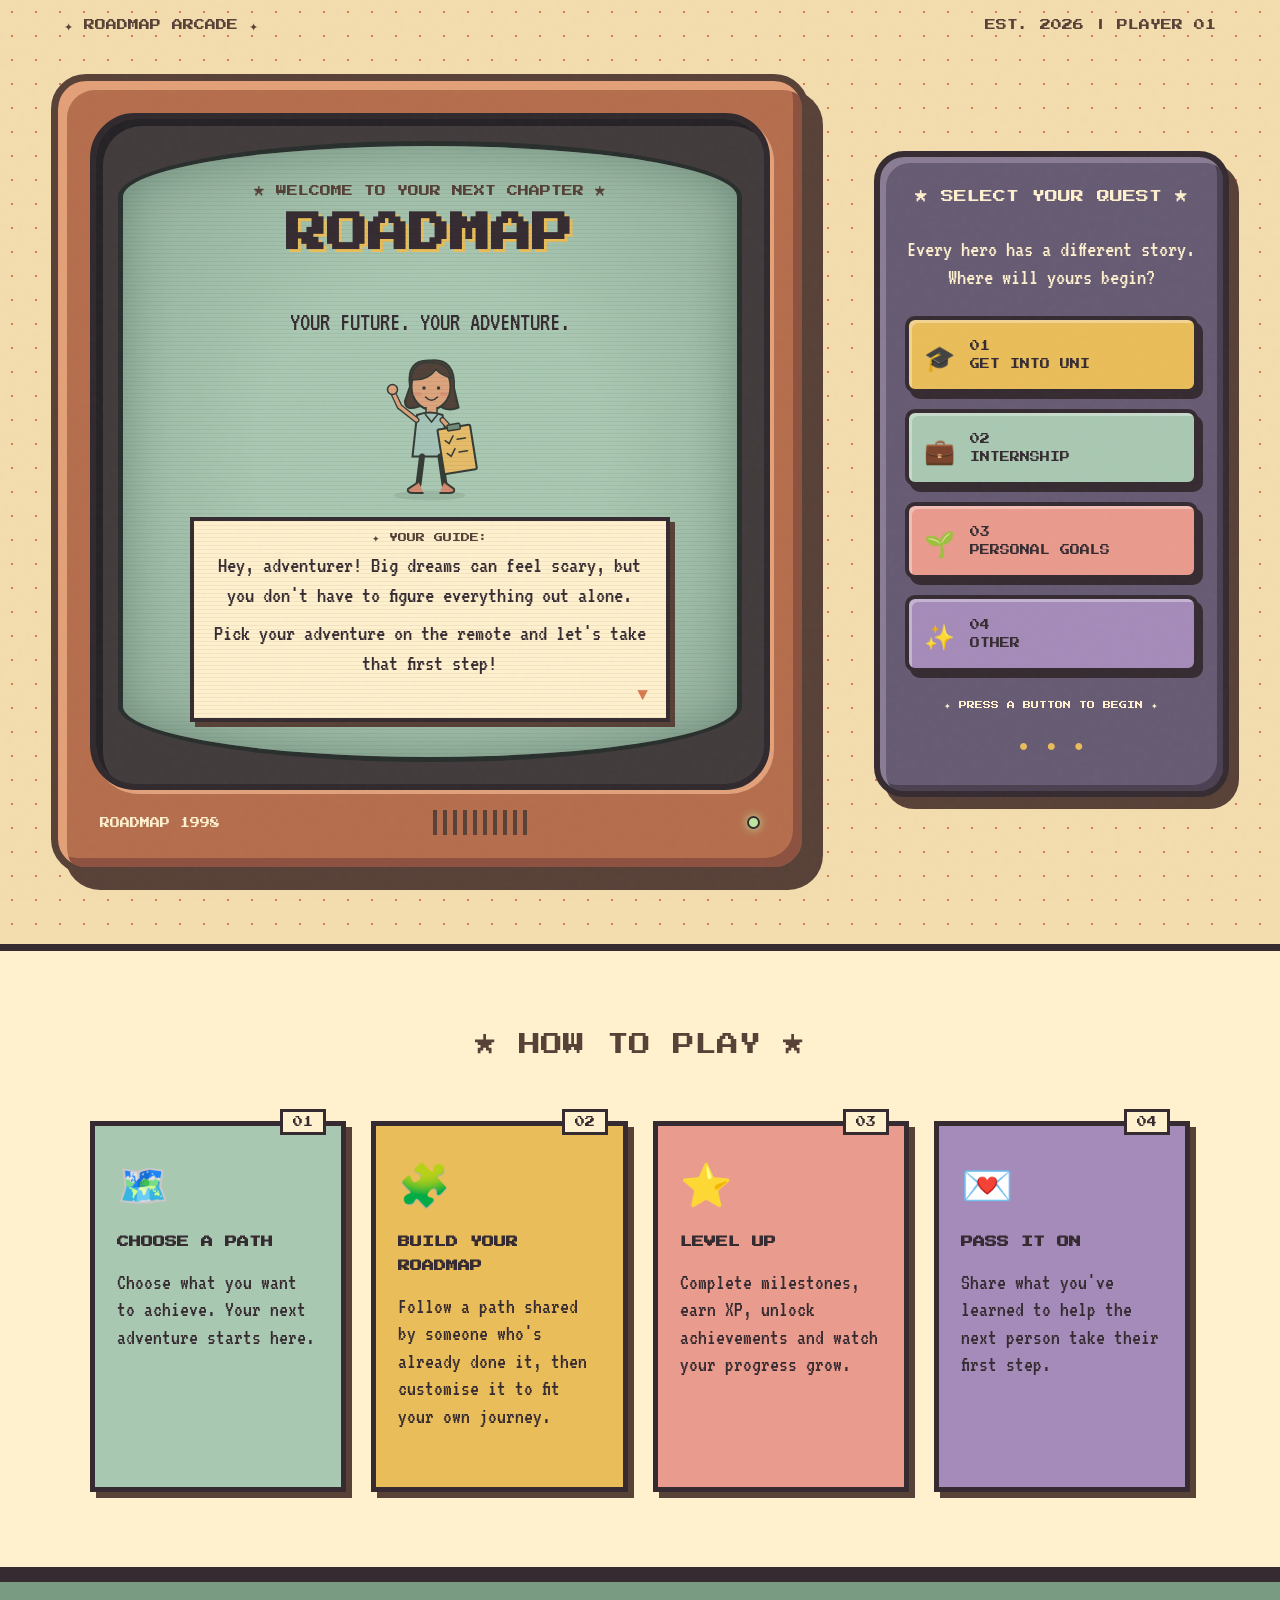
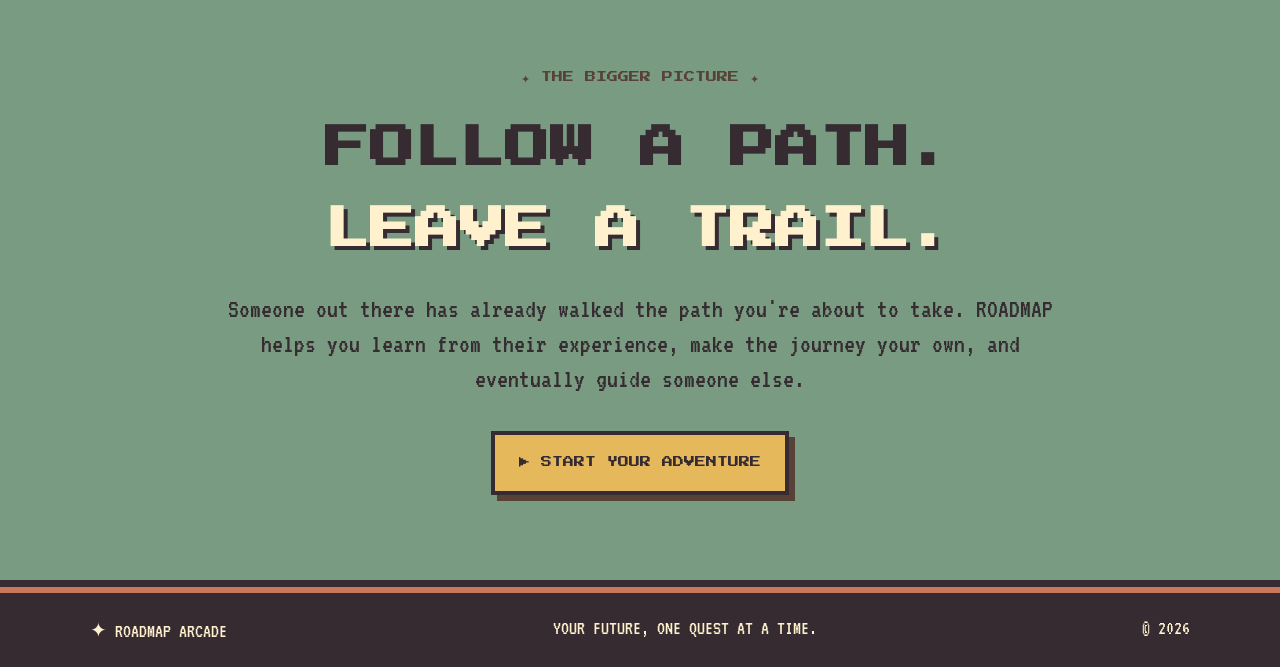
<file: index.html>
<!DOCTYPE html>
<html lang="en">

<head>
  <meta charset="UTF-8">
  <meta name="viewport" content="width=device-width, initial-scale=1.0">

  <title>ROADMAP | Choose Your Adventure</title>
  <meta name="description"
        content="ROADMAP helps you turn big dreams into small quests, guided by people who've been there before.">

  <link rel="stylesheet" href="homepage.css">
  <script src="homepage.js" defer></script>
</head>

<body>

<div class="website">

  <!-- ======================================
       RETRO ARCADE HEADER
  ====================================== -->

  <div class="arcade-label">

    <span>✦ ROADMAP ARCADE ✦</span>

    <span>EST. 2026 | PLAYER 01</span>

  </div>


  <!-- ======================================
       MAIN GAME SCREEN
  ====================================== -->

  <main>

    <div class="tv-layout">

      <!-- ==============================
           OLD-SCHOOL TELEVISION
      ============================== -->

      <section class="retro-tv" aria-label="ROADMAP game screen">

        <div class="tv-bezel">

          <div class="tv-screen">

            <!-- Decorative game text -->

            <div class="eyebrow">
              ★ WELCOME TO YOUR NEXT CHAPTER ★
            </div>

            <!-- Game title -->

            <h1 class="tv-title">
              ROADMAP
            </h1>

            <div class="tv-subtitle">
              YOUR FUTURE. YOUR ADVENTURE.
            </div>


            <!-- ==========================
                 STATIC CLIPBOARD MASCOT
            ========================== -->

            <div class="tv-mascot">

              <svg
                viewBox="0 0 250 320"
                xmlns="http://www.w3.org/2000/svg"
                role="img"
                aria-label="Smiling stick-woman mascot holding a clipboard">

                <!-- Ground shadow -->
                <ellipse
                  cx="125" cy="297"
                  rx="72" ry="10"
                  fill="#758C78"
                  opacity="0.25"/>

                <!-- Hair behind head -->
                <path
                  d="M86 79 Q78 24 127 27
                     Q177 22 174 82
                     L183 121 Q158 132 137 111
                     L103 119 Q76 129 76 108 Z"
                  fill="#514139"
                  stroke="#343B35"
                  stroke-width="4"/>

                <!-- Face -->
                <ellipse
                  cx="128" cy="79"
                  rx="39" ry="46"
                  fill="#DDA47D"
                  stroke="#343B35"
                  stroke-width="4"/>

                <!-- Fringe -->
                <path
                  d="M88 65 Q93 26 130 32
                     Q162 30 168 62
                     Q148 56 138 45
                     Q120 69 88 65Z"
                  fill="#514139"
                  stroke="#343B35"
                  stroke-width="3"/>

                <!-- Eyes -->
                <circle cx="114" cy="82" r="3.5"
                        fill="#343B35"/>
                <circle cx="143" cy="82" r="3.5"
                        fill="#343B35"/>

                <!-- Blush -->
                <ellipse cx="101" cy="94" rx="9" ry="4"
                         fill="#D58B72" opacity="0.65"/>
                <ellipse cx="154" cy="94" rx="9" ry="4"
                         fill="#D58B72" opacity="0.65"/>

                <!-- Smile -->
                <path
                  d="M117 100 Q129 113 141 100"
                  fill="none"
                  stroke="#343B35"
                  stroke-width="3"
                  stroke-linecap="round"/>

                <!-- Neck -->
                <path
                  d="M118 120 L118 139 L140 139 L140 120"
                  fill="#DDA47D"
                  stroke="#343B35"
                  stroke-width="3"/>

                <!-- Shirt -->
                <path
                  d="M100 136 Q126 126 151 136
                     L166 219 L91 219 Z"
                  fill="#A5C4B8"
                  stroke="#343B35"
                  stroke-width="4"/>

                <!-- Collar -->
                <path
                  d="M116 134 L129 150 L142 134"
                  fill="none"
                  stroke="#343B35"
                  stroke-width="3"/>

                <!-- Left arm waving -->
                <path
                  d="M99 146 L65 119 L52 91"
                  fill="none"
                  stroke="#343B35"
                  stroke-width="12"
                  stroke-linecap="round"/>

                <path
                  d="M99 146 L65 119 L52 91"
                  fill="none"
                  stroke="#DDA47D"
                  stroke-width="7"
                  stroke-linecap="round"/>

                <!-- Hand -->
                <circle
                  cx="51" cy="85" r="10"
                  fill="#DDA47D"
                  stroke="#343B35"
                  stroke-width="3"/>

                <!-- Legs -->
                <path
                  d="M110 219 L103 275"
                  stroke="#343B35"
                  stroke-width="12"
                  stroke-linecap="round"/>

                <path
                  d="M147 219 L155 275"
                  stroke="#343B35"
                  stroke-width="12"
                  stroke-linecap="round"/>

                <!-- Shoes -->
                <path
                  d="M103 270 L82 284
                     Q79 292 93 292 L113 292"
                  fill="#D58B72"
                  stroke="#343B35"
                  stroke-width="4"/>

                <path
                  d="M155 270 L174 284
                     Q177 292 164 292 L145 292"
                  fill="#D58B72"
                  stroke="#343B35"
                  stroke-width="4"/>

                <!-- Right arm -->
                <path
                  d="M151 146 L179 177"
                  stroke="#343B35"
                  stroke-width="12"
                  stroke-linecap="round"/>

                <path
                  d="M151 146 L179 177"
                  stroke="#DDA47D"
                  stroke-width="7"
                  stroke-linecap="round"/>

                <!-- Clipboard -->
                <g transform="rotate(-9 177 190)">

                  <rect
                    x="145" y="160"
                    width="66" height="90"
                    rx="3"
                    fill="#E6BC69"
                    stroke="#343B35"
                    stroke-width="4"/>

                  <rect
                    x="165" y="154"
                    width="26" height="12"
                    rx="3"
                    fill="#758C78"
                    stroke="#343B35"
                    stroke-width="3"/>

                  <!-- Checklist -->
                  <path
                    d="M157 184 L164 191 L174 177
                       M181 185 L198 185
                       M157 210 L164 217 L174 203
                       M181 211 L198 211"
                    fill="none"
                    stroke="#343B35"
                    stroke-width="3"
                    stroke-linecap="round"/>

                </g>

              </svg>

            </div>


            <!-- GAME DIALOGUE -->

            <div class="tv-dialogue">

              <span class="dialogue-speaker">
                ✦ YOUR GUIDE:
              </span>

              <p>
                Hey, adventurer! Big dreams can feel
                scary, but you don't have to figure
                everything out alone.
              </p>

              <p>
                Pick your adventure on the remote
                and let's take that first step!
              </p>

              <span class="dialogue-next">▼</span>

            </div>


          </div>

        </div>


        <!-- TV BOTTOM CONTROLS -->

        <div class="tv-controls">

          <span class="tv-brand">
            ROADMAP 1998
          </span>

          <div class="tv-speaker" aria-hidden="true"></div>

          <div class="tv-power" title="Power on"></div>

        </div>

      </section>



      <!-- ==============================
           REMOTE CONTROL
      ============================== -->

      <aside class="game-remote" aria-label="Choose your adventure">

        <div class="remote-title">
          ★ SELECT YOUR QUEST ★
        </div>

        <p class="remote-description">
          Every hero has a different story.
          Where will yours begin?
        </p>


        <!-- OPTION 1: UNIVERSITY -->

        <button
          class="remote-button"
          type="button"
          onclick="window.location.href='roadmapPage.html'">

          <span class="button-icon">🎓</span>

          <span>
            01<br>
            GET INTO UNI
          </span>

        </button>


        <!-- OPTION 2: INTERNSHIP -->
        <button
          class="remote-button"
          type="button"
          onclick="window.location.href='roadmapPage.html'">

          <span class="button-icon">💼</span>

          <span>
            02<br>
            INTERNSHIP
          </span>

        </button>


        <!-- OPTION 3: PERSONAL GOALS -->

        <button
          class="remote-button"
          type="button"
          onclick="window.location.href='roadmapPage.html'">

          <span class="button-icon">🌱</span>

          <span>
            03<br>
            PERSONAL GOALS
          </span>

        </button>


        <!-- OPTION 4: OTHER -->

         <button
          class="remote-button"
          type="button"
          onclick="window.location.href='roadmapPage.html'">

          <span class="button-icon">✨</span>

          <span>
            04<br>
            OTHER
          </span>

        </button>


        <!-- REMOTE DECORATIONS -->

        <div class="remote-footer">
          ✦ PRESS A BUTTON TO BEGIN ✦
        </div>

        <div class="remote-bottom-controls" aria-hidden="true">

          <span>●</span>
          <span>●</span>
          <span>●</span>

        </div>

      </aside>

    </div>


    <!-- ======================================
         GAME INSTRUCTIONS
    ====================================== -->

    <section class="game-instructions" id="how-it-works">

      <div class="instructions-heading">
        ★ HOW TO PLAY ★
      </div>

      <div class="instructions-grid">

        <div class="instruction-item">

          <div class="instruction-number">01</div>

          <div class="instruction-icon">🗺️</div>

          <h2>CHOOSE A PATH</h2>

          <p>
            Choose what you want to achieve.
            Your next adventure starts here.
          </p>

        </div>


        <div class="instruction-item">

          <div class="instruction-number">02</div>

          <div class="instruction-icon">🧩</div>

          <h2>BUILD YOUR ROADMAP</h2>

          <p>
            Follow a path shared by someone who's
            already done it, then customise it
            to fit your own journey.
          </p>

        </div>


        <div class="instruction-item">

          <div class="instruction-number">03</div>

          <div class="instruction-icon">⭐</div>

          <h2>LEVEL UP</h2>

          <p>
            Complete milestones, earn XP,
            unlock achievements and watch
            your progress grow.
          </p>

        </div>


        <div class="instruction-item">

          <div class="instruction-number">04</div>

          <div class="instruction-icon">💌</div>

          <h2>PASS IT ON</h2>

          <p>
            Share what you've learned to
            help the next person take
            their first step.
          </p>

        </div>

      </div>

    </section>


    <!-- ======================================
         PASS IT ON MESSAGE
    ====================================== -->

    <section class="pass-it-on">

      <div class="pass-it-on-inner">

        <div class="eyebrow">
          ✦ THE BIGGER PICTURE ✦
        </div>

        <h2>
          FOLLOW A PATH.<br>
          <span>LEAVE A TRAIL.</span>
        </h2>

        <p>
          Someone out there has already walked
          the path you're about to take.
          ROADMAP helps you learn from their
          experience, make the journey your own,
          and eventually guide someone else.
        </p>

        <a
          href="avatar.html?path=university"
          class="primary-btn">

          ▶ START YOUR ADVENTURE

        </a>

      </div>

    </section>

  </main>


  <!-- ======================================
       RETRO FOOTER
  ====================================== -->

  <footer class="site-footer">

    <span>✦ ROADMAP ARCADE</span>

    <span>
      YOUR FUTURE, ONE QUEST AT A TIME.
    </span>

    <span>© 2026</span>

  </footer>

</div>

</body>
</html>
</file>
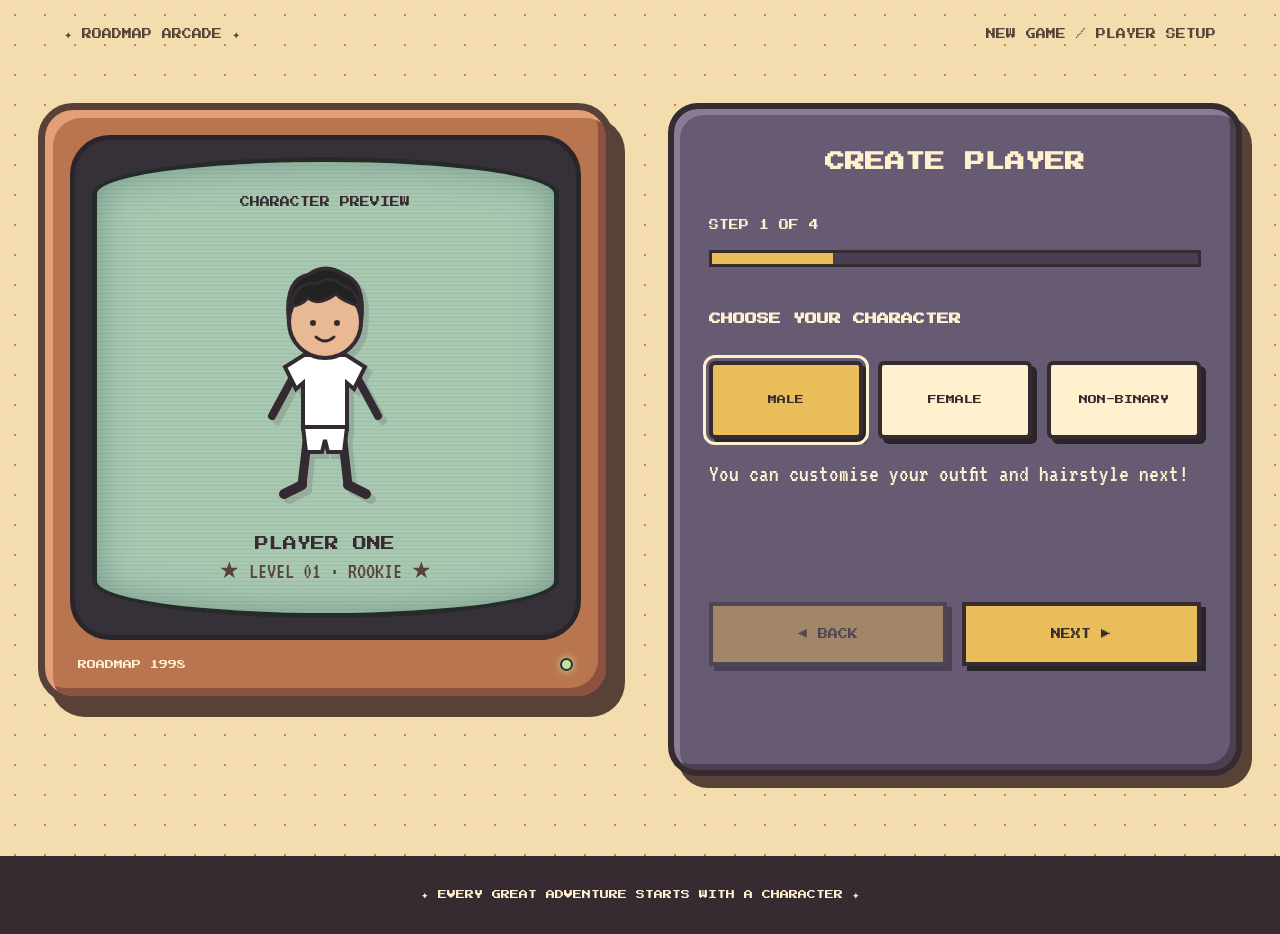
<file: avatar.html>
<!DOCTYPE html>
<html lang="en">

<head>
  <meta charset="UTF-8">
  <meta name="viewport" content="width=device-width, initial-scale=1.0">

  <title>ROADMAP | Create Player</title>

  <link rel="stylesheet" href="avatar.css">
  <script src="avatar.js" defer></script>
</head>

<body>

  <!-- RETRO ARCADE HEADER -->

  <div class="arcade-label">
    <span>✦ ROADMAP ARCADE ✦</span>
    <span>NEW GAME / PLAYER SETUP</span>
  </div>


  <main class="creator-layout">

    <!-- ======================================
         CHARACTER PREVIEW TELEVISION
    ====================================== -->

    <section class="character-tv">

      <div class="tv-bezel">

        <div class="tv-screen">

          <div class="pixel-label">
            CHARACTER PREVIEW
          </div>

          <svg
            id="avatar"
            viewBox="0 0 200 300"
            xmlns="http://www.w3.org/2000/svg"
            role="img"
            aria-label="Customisable stick figure character">

            <!-- ==========================
                 LEGS AND SHOES
            ========================== -->

            <path
              d="M83 211 L77 263 M117 211 L123 263"
              stroke="#332B31"
              stroke-width="9"
              stroke-linecap="round"
              fill="none"
            />

            <path
              d="M77 263 L59 272 M123 263 L141 272"
              stroke="#332B31"
              stroke-width="10"
              stroke-linecap="round"
              fill="none"
            />


            <!-- ==========================
                 ARMS
            ========================== -->

            <path
              d="M73 146 L47 194 M127 146 L153 194"
              stroke="#332B31"
              stroke-width="8"
              stroke-linecap="round"
              fill="none"
            />


            <!-- ==========================
                 TOP: T-SHIRT
            ========================== -->

            <g id="top-tshirt">

              <path
                class="avatar-top-fill"
                d="M79 133
                   L60 145
                   L71 167
                   L78 161
                   L78 207
                   L122 207
                   L122 161
                   L129 167
                   L140 145
                   L121 133 Z"
                fill="#FFFFFF"
                stroke="#332B31"
                stroke-width="4"
              />

            </g>


            <!-- ==========================
                 TOP: HOODIE
            ========================== -->

            <g id="top-hoodie" class="hidden">

              <path
                class="avatar-top-fill"
                d="M79 132
                   L60 145
                   L69 171
                   L77 165
                   L77 208
                   L123 208
                   L123 165
                   L131 171
                   L140 145
                   L121 132 Z"
                fill="#FFFFFF"
                stroke="#332B31"
                stroke-width="4"
              />

              <path
                d="M82 136 Q100 164 118 136"
                fill="none"
                stroke="#332B31"
                stroke-width="3"
              />

              <path
                d="M92 157 L92 177 M108 157 L108 177"
                fill="none"
                stroke="#332B31"
                stroke-width="2"
              />

              <path
                d="M87 190 L113 190"
                fill="none"
                stroke="#332B31"
                stroke-width="3"
              />

            </g>


            <!-- ==========================
                 PANTS: JEANS
            ========================== -->

            <g id="pants-jeans">

              <path
                class="avatar-pants-fill"
                d="M78 205
                   H122
                   L119 230
                   H103
                   L100 218
                   L97 230
                   H81 Z"
                fill="#FFFFFF"
                stroke="#332B31"
                stroke-width="4"
              />

            </g>


            <!-- ==========================
                 PANTS: TROUSERS
            ========================== -->

            <g id="pants-coral" class="hidden">

              <path
                class="avatar-pants-fill"
                d="M78 205
                   H122
                   L119 238
                   H105
                   L100 218
                   L95 238
                   H81 Z"
                fill="#FFFFFF"
                stroke="#332B31"
                stroke-width="4"
              />

            </g>


            <!-- ======================================
                 HAIR BEHIND THE HEAD
                 THESE MUST BE BEFORE THE FACE
            ====================================== -->

            <!-- SHORT HAIR BACK -->

            <g id="hair-short">

              <path
                class="avatar-hair-fill"
                d="M64 100
                   Q59 58 83 53
                   Q100 40 120 53
                   Q141 61 136 101
                   L126 94
                   L74 94 Z"
                fill="#222222"
                stroke="#332B31"
                stroke-width="4"
              />

            </g>


            <!-- LONG HAIR BACK -->

            <g id="hair-long" class="hidden">

              <path
                class="avatar-hair-fill"
                d="M64 100
                   Q57 48 100 47
                   Q143 48 136 100
                   L145 164
                   L121 164
                   L121 108
                   L79 108
                   L79 164
                   L55 164 Z"
                fill="#222222"
                stroke="#332B31"
                stroke-width="4"
              />

            </g>


            <!-- ======================================
                 HEAD AND FACE
            ====================================== -->

            <circle
              cx="100"
              cy="100"
              r="36"
              fill="#E8B992"
              stroke="#332B31"
              stroke-width="4"
            />

            <!-- EYES -->

            <circle
              cx="88"
              cy="101"
              r="3"
              fill="#332B31"
            />

            <circle
              cx="112"
              cy="101"
              r="3"
              fill="#332B31"
            />

            <!-- SMILE -->

            <path
              d="M91 115 Q100 123 109 115"
              fill="none"
              stroke="#332B31"
              stroke-width="3"
              stroke-linecap="round"
            />


            <!-- ======================================
                 HAIR ABOVE THE FOREHEAD
            ====================================== -->

            <!-- SHORT HAIR FRINGE -->

            <g id="hair-short-fringe">

              <path
                class="avatar-hair-fill"
                d="M66 84
                   Q70 59 92 62
                   Q105 52 119 64
                   Q132 68 134 84
                   Q117 79 111 72
                   Q93 85 83 76
                   Q76 84 66 84 Z"
                fill="#222222"
                stroke="#332B31"
                stroke-width="3"
              />

            </g>


            <!-- LONG HAIR FRINGE -->

            <g id="hair-long-fringe" class="hidden">

              <path
                class="avatar-hair-fill"
                d="M65 88
                   Q67 58 100 59
                   Q133 58 135 88
                   Q115 80 107 72
                   Q91 91 65 88 Z"
                fill="#222222"
                stroke="#332B31"
                stroke-width="3"
              />

            </g>


            <!-- ======================================
                 HATS - AVAILABLE TO EVERYONE
            ====================================== -->

            <!-- TOP HAT -->

            <g id="hat-top" class="hidden">

              <rect
                class="avatar-hat-fill"
                x="75"
                y="31"
                width="50"
                height="42"
                rx="3"
                fill="#FFFFFF"
                stroke="#332B31"
                stroke-width="4"
              />

              <rect
                class="avatar-hat-fill"
                x="65"
                y="67"
                width="70"
                height="11"
                rx="2"
                fill="#FFFFFF"
                stroke="#332B31"
                stroke-width="4"
              />

              <path
                d="M77 60 H123"
                fill="none"
                stroke="#E9BD59"
                stroke-width="5"
              />

            </g>


            <!-- BASEBALL CAP -->

            <g id="hat-cap" class="hidden">

              <path
                class="avatar-hat-fill"
                d="M66 81
                   Q67 47 100 46
                   Q133 47 134 81 Z"
                fill="#FFFFFF"
                stroke="#332B31"
                stroke-width="4"
              />

              <path
                class="avatar-hat-fill"
                d="M100 79
                   H151
                   Q149 88 132 88
                   H100 Z"
                fill="#FFFFFF"
                stroke="#332B31"
                stroke-width="4"
              />

            </g>

          </svg>


          <!-- CHARACTER NAME -->

          <div class="character-name" id="preview-name">
            PLAYER ONE
          </div>

          <div class="level-label">
            ★ LEVEL 01 · ROOKIE ★
          </div>

        </div>

      </div>


      <!-- TV CONTROLS -->

      <div class="tv-bottom">
        <span>ROADMAP 1998</span>
        <span class="power-light"></span>
      </div>

    </section>



    <!-- ======================================
         CUSTOMISATION CONTROL PANEL
    ====================================== -->

    <section class="creator-remote">

      <h1>CREATE PLAYER</h1>


      <!-- PROGRESS BAR -->

      <div class="step-progress">

        <span id="step-label">
          STEP 1 OF 4
        </span>

        <div class="progress-track">
          <div id="progress-fill" style="width:25%"></div>
        </div>

      </div>



      <!-- ======================================
           STEP 1: CHARACTER
      ====================================== -->

      <div class="creator-step active-step" data-step="0">

        <h2>CHOOSE YOUR CHARACTER</h2>

        <div class="choice-grid three">

          <button
            class="choice selected"
            type="button"
            data-category="gender"
            data-value="male"
            aria-pressed="true">
            MALE
          </button>

          <button
            class="choice"
            type="button"
            data-category="gender"
            data-value="female"
            aria-pressed="false">
            FEMALE
          </button>

          <button
            class="choice"
            type="button"
            data-category="gender"
            data-value="nonbinary"
            aria-pressed="false">
            NON-BINARY
          </button>

        </div>

        <p class="hint">
          You can customise your outfit and hairstyle next!
        </p>

      </div>



      <!-- ======================================
           STEP 2: TOP AND PANTS
      ====================================== -->

      <div class="creator-step" data-step="1">

        <h2>CHOOSE YOUR OUTFIT</h2>


        <!-- TOP STYLE -->

        <h3>01 / TOP STYLE</h3>

        <div class="choice-grid">

          <button
            class="choice selected"
            type="button"
            data-category="top"
            data-value="tshirt"
            aria-pressed="true">
            T-SHIRT
          </button>

          <button
            class="choice"
            type="button"
            data-category="top"
            data-value="hoodie"
            aria-pressed="false">
            HOODIE
          </button>

        </div>


        <!-- TOP COLOUR -->

        <h3>TOP COLOUR</h3>

        <div class="colour-choices" data-category="topColor">

          <button
            class="colour-choice white selected"
            type="button"
            data-value="#FFFFFF"
            aria-label="White top"
            aria-pressed="true">
          </button>

          <button
            class="colour-choice black"
            type="button"
            data-value="#222222"
            aria-label="Black top"
            aria-pressed="false">
          </button>

        </div>


        <!-- PANTS STYLE -->

        <h3>02 / PANTS STYLE</h3>

        <div class="choice-grid">

          <button
            class="choice selected"
            type="button"
            data-category="pants"
            data-value="jeans"
            aria-pressed="true">
            JEANS
          </button>

          <button
            class="choice"
            type="button"
            data-category="pants"
            data-value="coral"
            aria-pressed="false">
            TROUSERS
          </button>

        </div>


        <!-- PANTS COLOUR -->

        <h3>PANTS COLOUR</h3>

        <div class="colour-choices" data-category="pantsColor">

          <button
            class="colour-choice white selected"
            type="button"
            data-value="#FFFFFF"
            aria-label="White pants"
            aria-pressed="true">
          </button>

          <button
            class="colour-choice black"
            type="button"
            data-value="#222222"
            aria-label="Black pants"
            aria-pressed="false">
          </button>

        </div>


        <p class="locked-message">
          🔒 MORE OUTFITS AND COLOURS UNLOCK AS YOU COMPLETE QUESTS!
        </p>

      </div>



      <!-- ======================================
           STEP 3: HAIR AND HAT
      ====================================== -->

      <div class="creator-step" data-step="2">

        <h2>HAIR & ACCESSORIES</h2>


        <!-- HAIRSTYLE -->

        <h3>01 / CHOOSE YOUR HAIR</h3>

        <div class="choice-grid">

          <button
            class="choice selected"
            type="button"
            data-category="hair"
            data-value="short"
            aria-pressed="true">
            SHORT HAIR
          </button>

          <button
            class="choice"
            type="button"
            data-category="hair"
            data-value="long"
            aria-pressed="false">
            LONG HAIR
          </button>

        </div>


        <!-- HAIR COLOUR -->

        <h3>HAIR COLOUR</h3>

        <div class="colour-choices" data-category="hairColor">

          <button
            class="colour-choice black selected"
            type="button"
            data-value="#222222"
            aria-label="Black hair"
            aria-pressed="true">
          </button>

          <button
            class="colour-choice pink"
            type="button"
            data-value="#F28CB7"
            aria-label="Pink hair"
            aria-pressed="false">
          </button>

        </div>


        <!-- HAT STYLE -->

        <h3>02 / CHOOSE YOUR HAT</h3>

        <div class="choice-grid three">

          <button
            class="choice selected"
            type="button"
            data-category="hat"
            data-value="none"
            aria-pressed="true">
            NO HAT
          </button>

          <button
            class="choice"
            type="button"
            data-category="hat"
            data-value="top"
            aria-pressed="false">
            TOP HAT
          </button>

          <button
            class="choice"
            type="button"
            data-category="hat"
            data-value="cap"
            aria-pressed="false">
            CAP
          </button>

        </div>


        <!-- HAT COLOUR -->

        <h3>HAT COLOUR</h3>

        <div class="colour-choices" data-category="hatColor">

          <button
            class="colour-choice white selected"
            type="button"
            data-value="#FFFFFF"
            aria-label="White hat"
            aria-pressed="true">
          </button>

          <button
            class="colour-choice black"
            type="button"
            data-value="#222222"
            aria-label="Black hat"
            aria-pressed="false">
          </button>

        </div>


        <p class="locked-message">
          🔒 MORE HAIRSTYLES, COLOURS AND HATS UNLOCK AS YOU COMPLETE QUESTS!
        </p>

      </div>



      <!-- ======================================
           STEP 4: NAME YOUR CHARACTER
      ====================================== -->

      <div class="creator-step" data-step="3">

        <h2>NAME YOUR CHARACTER</h2>

        <label for="player-name">
          PLAYER NAME
        </label>

        <input
          id="player-name"
          type="text"
          maxlength="20"
          placeholder="ENTER NAME..."
          autocomplete="nickname"
        >

        <p class="hint">
          Your character is ready. Let's begin your adventure!
        </p>

      </div>



      <!-- ======================================
           NAVIGATION BUTTONS
      ====================================== -->

      <div class="step-navigation">

        <button
          id="back-button"
          type="button"
          disabled>
          ◀ BACK
        </button>

        <button
          id="next-button"
          type="button">
          NEXT ▶
        </button>

      </div>

      <p
        id="error-message"
        class="error-message"
        role="alert">
      </p>

    </section>

  </main>


  <footer>
    ✦ EVERY GREAT ADVENTURE STARTS WITH A CHARACTER ✦
  </footer>

</body>
</html>
</file>
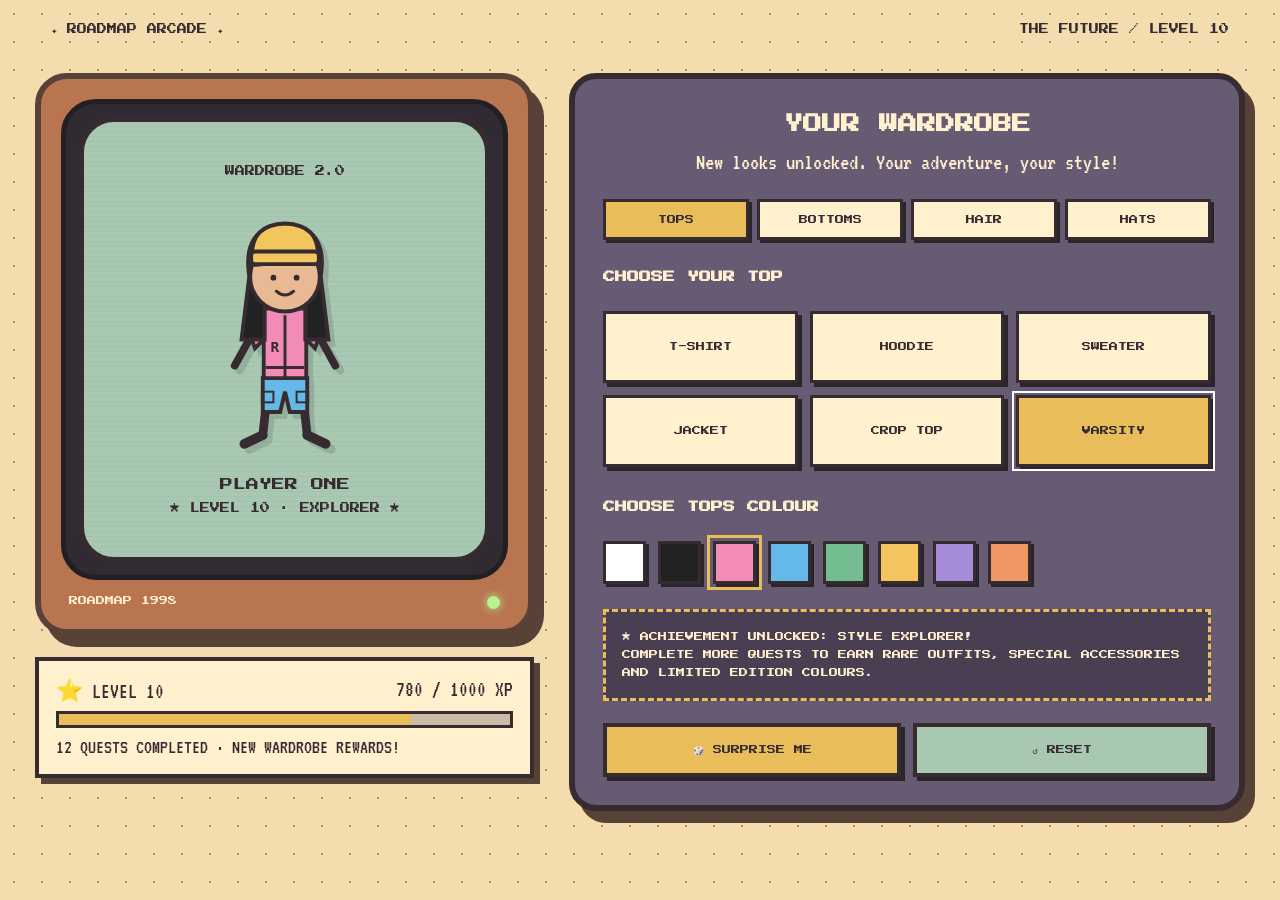
<file: futureWardrobe.html>
<!DOCTYPE html>
<html lang="en">
<head>
<meta charset="UTF-8">
<meta name="viewport" content="width=device-width, initial-scale=1">
<title>ROADMAP | Future Wardrobe</title>
<link href="https://fonts.googleapis.com/css2?family=Press+Start+2P&family=VT323&display=swap" rel="stylesheet">

<style>
:root {
  --cream:#F3DDAE;
  --paper:#FFF0CE;
  --dark:#352B31;
  --brown:#584137;
  --orange:#B97450;
  --mint:#A9C8B2;
  --purple:#665B73;
  --yellow:#E9BD59;
}
* { box-sizing:border-box; }
body {
  margin:0;
  min-height:100vh;
  background-color:var(--cream);
  background-image:radial-gradient(#D87C50 1.4px,transparent 1.4px);
  background-size:28px 28px;
  color:var(--dark);
  font-family:'VT323',monospace;
}
header {
  display:flex;
  justify-content:space-between;
  gap:12px;
  align-items:center;
  padding:20px 4%;
  font-family:'Press Start 2P',monospace;
  font-size:10px;
  line-height:1.8;
}
.layout {
  max-width:1250px;
  margin:15px auto 45px;
  padding:0 20px;
  display:grid;
  grid-template-columns:0.85fr 1.15fr;
  gap:35px;
  align-items:start;
}
.tv {
  background:var(--orange);
  border:6px solid var(--brown);
  border-radius:32px;
  padding:20px;
  box-shadow:10px 12px 0 var(--brown);
  position:sticky;
  top:18px;
}
.bezel {
  background:#302B32;
  border:5px solid #211F24;
  border-radius:35px;
  padding:13px;
}
.screen {
  background:var(--mint);
  min-height:445px;
  border:5px solid var(--dark);
  border-radius:35px;
  display:flex;
  flex-direction:column;
  align-items:center;
  justify-content:center;
  position:relative;
  overflow:hidden;
  padding:20px;
}
.screen::after {
  content:"";
  position:absolute;
  inset:0;
  pointer-events:none;
  background:repeating-linear-gradient(
    to bottom,transparent 0 4px,rgba(30,40,30,.08) 5px
  );
}
.pixel {
  font-family:'Press Start 2P',monospace;
  font-size:10px;
  line-height:1.8;
  text-align:center;
}
#avatar {
  width:200px;
  height:290px;
  max-width:100%;
  position:relative;
  z-index:1;
  filter:drop-shadow(5px 5px 0 rgba(0,0,0,.12));
}
.player-name {
  font-family:'Press Start 2P',monospace;
  font-size:13px;
  margin:8px 0;
}
.tv-bottom {
  display:flex;
  justify-content:space-between;
  color:var(--paper);
  padding:16px 8px 0;
  font-family:'Press Start 2P',monospace;
  font-size:9px;
}
.light {
  width:13px;
  height:13px;
  border-radius:50%;
  background:#B7F28C;
  box-shadow:0 0 10px #B7F28C;
}
.xp {
  margin-top:22px;
  background:var(--paper);
  padding:17px;
  border:4px solid var(--dark);
  box-shadow:6px 6px 0 var(--brown);
}
.xp-top {
  display:flex;
  justify-content:space-between;
  font-size:22px;
}
.xp-track {
  height:17px;
  background:#C9BBA6;
  border:3px solid var(--dark);
  margin-top:8px;
}
.xp-fill {
  width:78%;
  height:100%;
  background:var(--yellow);
}
.panel {
  background:var(--purple);
  border:6px solid var(--dark);
  border-radius:27px;
  padding:28px;
  box-shadow:10px 12px 0 var(--brown);
  color:var(--paper);
}
h1 {
  font-family:'Press Start 2P',monospace;
  font-size:19px;
  line-height:1.8;
  text-align:center;
  margin:0 0 10px;
}
.subtitle {
  font-size:23px;
  text-align:center;
  margin:0 0 25px;
}
.tabs {
  display:flex;
  flex-wrap:wrap;
  gap:8px;
  margin-bottom:25px;
}
button {
  cursor:pointer;
  font-family:'Press Start 2P',monospace;
}
.tab {
  flex:1;
  min-width:85px;
  padding:13px 6px;
  font-size:9px;
  border:3px solid var(--dark);
  background:var(--paper);
  color:var(--dark);
  box-shadow:3px 3px 0 #29252A;
}
.tab.active { background:var(--yellow); }
.category { display:none; }
.category.active { display:block; }
h2 {
  font-family:'Press Start 2P',monospace;
  font-size:12px;
  line-height:2;
  margin:12px 0 22px;
}
.options {
  display:grid;
  grid-template-columns:repeat(3,minmax(0,1fr));
  gap:12px;
}
.option {
  background:var(--paper);
  color:var(--dark);
  border:3px solid var(--dark);
  min-height:72px;
  padding:12px 6px;
  font-size:9px;
  line-height:1.8;
  overflow-wrap:anywhere;
  box-shadow:4px 4px 0 #29252A;
}
.option.selected {
  background:var(--yellow);
  outline:2px solid white;
  outline-offset:2px;
}
.option:hover,.action:hover {
  transform:translate(2px,2px);
  box-shadow:2px 2px 0 #29252A;
}
.colour-heading { margin-top:28px; }
.swatches {
  display:flex;
  flex-wrap:wrap;
  gap:12px;
}
.swatch {
  width:43px;
  height:43px;
  background:var(--swatch);
  border:3px solid var(--dark);
  box-shadow:3px 3px 0 #29252A;
}
.swatch.selected {
  outline:3px solid var(--yellow);
  outline-offset:3px;
}
.reward {
  margin-top:25px;
  padding:16px;
  background:#493E52;
  border:3px dashed var(--yellow);
  font-family:'Press Start 2P',monospace;
  font-size:9px;
  line-height:2;
}
.actions {
  display:flex;
  gap:12px;
  margin-top:22px;
}
.action {
  flex:1;
  background:var(--yellow);
  color:var(--dark);
  border:4px solid var(--dark);
  padding:15px 8px;
  font-size:9px;
  line-height:1.8;
  box-shadow:4px 4px 0 #29252A;
}
.action.secondary { background:var(--mint); }
.hidden { display:none !important; }
@media(max-width:850px) {
  .layout { grid-template-columns:1fr; max-width:600px; }
  .tv { position:static; }
}
@media(max-width:480px) {
  header { font-size:7px; }
  .panel { padding:18px; }
  .options { grid-template-columns:repeat(2,minmax(0,1fr)); }
  h1 { font-size:15px; }
  .action { font-size:8px; }
}
</style>
</head>

<body>

<header>
  <span>✦ ROADMAP ARCADE ✦</span>
  <span>THE FUTURE / LEVEL 10</span>
</header>

<main class="layout">

  <div>
    <section class="tv">
      <div class="bezel">
        <div class="screen">
          <div class="pixel">WARDROBE 2.0</div>

          <svg id="avatar" viewBox="0 0 200 300"
               xmlns="http://www.w3.org/2000/svg">

            <!-- BODY -->
            <path d="M83 210 L77 264 M117 210 L123 264"
                  stroke="#352B31" stroke-width="9"
                  stroke-linecap="round" fill="none"/>
            <path d="M77 264 L58 273 M123 264 L142 273"
                  stroke="#352B31" stroke-width="10"
                  stroke-linecap="round" fill="none"/>
            <path d="M74 145 L48 192 M126 145 L152 192"
                  stroke="#352B31" stroke-width="8"
                  stroke-linecap="round" fill="none"/>

            <!-- TOPS -->
            <g id="top-tshirt">
              <path class="top-fill"
                    d="M79 133 L60 145 L71 167 L78 161
                       L78 207 H122 V161 L129 167
                       L140 145 L121 133 Z"
                    stroke="#352B31" stroke-width="4"/>
            </g>
            <g id="top-hoodie" class="hidden">
              <path class="top-fill"
                    d="M79 132 L58 145 L69 172 L77 164
                       V209 H123 V164 L131 172 L142 145
                       L121 132 Z"
                    stroke="#352B31" stroke-width="4"/>
              <path d="M82 136 Q100 162 118 136 M93 157 V177 M107 157 V177"
                    fill="none" stroke="#352B31" stroke-width="3"/>
              <path d="M86 190 H114" fill="none"
                    stroke="#352B31" stroke-width="3"/>
            </g>
            <g id="top-sweater" class="hidden">
              <path class="top-fill"
                    d="M80 133 L57 146 L67 176 L78 169
                       V207 H122 V169 L133 176 L143 146
                       L120 133 Z"
                    stroke="#352B31" stroke-width="4"/>
              <path d="M80 135 Q100 154 120 135 M78 194 H122"
                    fill="none" stroke="#352B31" stroke-width="3"/>
            </g>
            <g id="top-jacket" class="hidden">
              <path class="top-fill"
                    d="M80 133 L59 145 L70 170 L79 163
                       V209 H121 V163 L130 170 L141 145
                       L120 133 Z"
                    stroke="#352B31" stroke-width="4"/>
              <path d="M100 140 V207 M81 135 L100 157 L119 135"
                    fill="none" stroke="#352B31" stroke-width="3"/>
              <circle cx="106" cy="174" r="2" fill="#352B31"/>
              <circle cx="106" cy="190" r="2" fill="#352B31"/>
            </g>
            <g id="top-crop" class="hidden">
              <path class="top-fill"
                    d="M79 133 L60 145 L71 167 L78 161
                       V185 H122 V161 L129 167 L140 145
                       L121 133 Z"
                    stroke="#352B31" stroke-width="4"/>
            </g>
            <g id="top-varsity" class="hidden">
              <path class="top-fill"
                    d="M80 133 L58 145 L69 174 L78 165
                       V208 H122 V165 L131 174 L142 145
                       L120 133 Z"
                    stroke="#352B31" stroke-width="4"/>
              <path d="M100 140 V207 M80 194 H120"
                    stroke="#352B31" stroke-width="3" fill="none"/>
              <text x="85" y="178" font-size="15"
                    font-family="monospace" font-weight="bold"
                    fill="#352B31">R</text>
            </g>

            <!-- BOTTOMS -->
            <g id="bottom-jeans">
              <path class="bottom-fill"
                    d="M78 205 H122 L119 232 H104
                       L100 218 L96 232 H81 Z"
                    stroke="#352B31" stroke-width="4"/>
            </g>
            <g id="bottom-trousers" class="hidden">
              <path class="bottom-fill"
                    d="M78 205 H122 L120 244 H105
                       L100 220 L95 244 H80 Z"
                    stroke="#352B31" stroke-width="4"/>
            </g>
            <g id="bottom-shorts" class="hidden">
              <path class="bottom-fill"
                    d="M78 205 H122 L120 223 H104
                       L100 215 L96 223 H80 Z"
                    stroke="#352B31" stroke-width="4"/>
            </g>
            <g id="bottom-cargo" class="hidden">
              <path class="bottom-fill"
                    d="M77 205 H123 L123 240 H105
                       L100 219 L95 240 H77 Z"
                    stroke="#352B31" stroke-width="4"/>
              <rect x="76" y="219" width="12" height="11"
                    fill="none" stroke="#352B31" stroke-width="2"/>
              <rect x="112" y="219" width="12" height="11"
                    fill="none" stroke="#352B31" stroke-width="2"/>
            </g>
            <g id="bottom-skirt" class="hidden">
              <path class="bottom-fill"
                    d="M81 205 H119 L137 240 H63 Z"
                    stroke="#352B31" stroke-width="4"/>
            </g>

            <!-- HAIR BACK -->
            <g id="hair-long" class="hidden">
              <path class="hair-fill"
                    d="M63 100 Q55 48 100 46 Q145 48 137 100
                       L145 165 H121 V105 H79 V165 H55 Z"
                    stroke="#352B31" stroke-width="4"/>
            </g>
            <g id="hair-curly" class="hidden">
              <path class="hair-fill"
                    d="M61 99 Q48 83 62 70 Q54 52 76 49
                       Q87 36 103 47 Q124 36 133 55
                       Q151 63 138 84 L137 103 Z"
                    stroke="#352B31" stroke-width="4"/>
            </g>
            <g id="hair-ponytail" class="hidden">
              <path class="hair-fill"
                    d="M124 72 Q158 57 157 112
                       Q153 140 139 154 L130 135
                       Q146 104 124 88 Z"
                    stroke="#352B31" stroke-width="4"/>
            </g>

            <!-- FACE -->
            <circle cx="100" cy="100" r="36"
                    fill="#E8B992" stroke="#352B31"
                    stroke-width="4"/>
            <circle cx="88" cy="101" r="3" fill="#352B31"/>
            <circle cx="112" cy="101" r="3" fill="#352B31"/>
            <path d="M91 115 Q100 123 109 115"
                  fill="none" stroke="#352B31"
                  stroke-width="3" stroke-linecap="round"/>

            <!-- HAIR FRONT -->
            <g id="hair-short-front">
              <path class="hair-fill"
                    d="M66 85 Q68 60 92 62 Q108 53 121 65
                       Q132 70 134 85 Q117 79 111 72
                       Q94 85 83 77 Q76 85 66 85 Z"
                    stroke="#352B31" stroke-width="3"/>
            </g>
            <g id="hair-long-front" class="hidden">
              <path class="hair-fill"
                    d="M65 88 Q67 57 100 58 Q133 57 135 88
                       Q116 79 107 71 Q91 90 65 88 Z"
                    stroke="#352B31" stroke-width="3"/>
            </g>
            <g id="hair-curly-front" class="hidden">
              <path class="hair-fill"
                    d="M64 90 Q57 76 72 72 Q73 58 89 65
                       Q100 53 111 64 Q128 55 134 78
                       L134 90 Q117 80 107 77
                       Q90 90 80 80 Z"
                    stroke="#352B31" stroke-width="3"/>
            </g>
            <g id="hair-ponytail-front" class="hidden">
              <path class="hair-fill"
                    d="M66 87 Q67 58 100 58 Q133 58 134 87
                       Q116 76 108 72 Q88 87 66 87 Z"
                    stroke="#352B31" stroke-width="3"/>
            </g>

            <!-- HATS -->
            <g id="hat-top" class="hidden">
              <rect class="hat-fill" x="75" y="29" width="50"
                    height="42" rx="3" stroke="#352B31"
                    stroke-width="4"/>
              <rect class="hat-fill" x="65" y="67" width="70"
                    height="11" stroke="#352B31" stroke-width="4"/>
            </g>
            <g id="hat-cap" class="hidden">
              <path class="hat-fill"
                    d="M66 81 Q67 47 100 46 Q133 47 134 81 Z"
                    stroke="#352B31" stroke-width="4"/>
              <path class="hat-fill"
                    d="M100 79 H151 Q149 88 132 88 H100 Z"
                    stroke="#352B31" stroke-width="4"/>
            </g>
            <g id="hat-beanie" class="hidden">
              <path class="hat-fill"
                    d="M66 81 Q64 46 100 45 Q136 46 134 81 Z"
                    stroke="#352B31" stroke-width="4"/>
              <rect class="hat-fill" x="65" y="74" width="70"
                    height="13" rx="4" stroke="#352B31"
                    stroke-width="4"/>
            </g>
            <g id="hat-bucket" class="hidden">
              <path class="hat-fill"
                    d="M75 49 H125 L134 78 H66 Z"
                    stroke="#352B31" stroke-width="4"/>
              <path class="hat-fill"
                    d="M65 75 H135 L148 86 H52 Z"
                    stroke="#352B31" stroke-width="4"/>
            </g>
            <g id="hat-crown" class="hidden">
              <path class="hat-fill"
                    d="M67 78 L62 46 L82 58 L100 35
                       L118 58 L138 46 L133 78 Z"
                    stroke="#352B31" stroke-width="4"/>
              <circle cx="100" cy="65" r="5" fill="#E94D8A"/>
            </g>

          </svg>

          <div class="player-name" id="playerName">PLAYER ONE</div>
          <div class="pixel">★ LEVEL 10 · EXPLORER ★</div>
        </div>
      </div>

      <div class="tv-bottom">
        <span>ROADMAP 1998</span>
        <span class="light"></span>
      </div>
    </section>

    <div class="xp">
      <div class="xp-top">
        <span>⭐ LEVEL 10</span>
        <span>780 / 1000 XP</span>
      </div>
      <div class="xp-track"><div class="xp-fill"></div></div>
      <div style="margin-top:9px;font-size:20px">
        12 QUESTS COMPLETED · NEW WARDROBE REWARDS!
      </div>
    </div>
  </div>

  <section class="panel">
    <h1>YOUR WARDROBE</h1>
    <p class="subtitle">New looks unlocked. Your adventure, your style!</p>

    <nav class="tabs" aria-label="Wardrobe categories">
      <button class="tab active" data-tab="tops">TOPS</button>
      <button class="tab" data-tab="bottoms">BOTTOMS</button>
      <button class="tab" data-tab="hair">HAIR</button>
      <button class="tab" data-tab="hats">HATS</button>
    </nav>

    <div class="category active" id="category-tops">
      <h2>CHOOSE YOUR TOP</h2>
      <div class="options" id="options-tops"></div>
    </div>

    <div class="category" id="category-bottoms">
      <h2>CHOOSE YOUR BOTTOMS</h2>
      <div class="options" id="options-bottoms"></div>
    </div>

    <div class="category" id="category-hair">
      <h2>CHOOSE YOUR HAIRSTYLE</h2>
      <div class="options" id="options-hair"></div>
    </div>

    <div class="category" id="category-hats">
      <h2>CHOOSE YOUR HAT</h2>
      <div class="options" id="options-hats"></div>
    </div>

    <h2 class="colour-heading" id="colourHeading">CHOOSE TOP COLOUR</h2>
    <div class="swatches" id="swatches"></div>

    <div class="reward">
      ★ ACHIEVEMENT UNLOCKED: STYLE EXPLORER!<br>
      COMPLETE MORE QUESTS TO EARN RARE OUTFITS,
      SPECIAL ACCESSORIES AND LIMITED EDITION COLOURS.
    </div>

    <div class="actions">
      <button class="action" id="randomBtn">🎲 SURPRISE ME</button>
      <button class="action secondary" id="resetBtn">↺ RESET</button>
    </div>
  </section>

</main>

<script>
const styles = {
  tops: ["tshirt","hoodie","sweater","jacket","crop","varsity"],
  bottoms: ["jeans","trousers","shorts","cargo","skirt"],
  hair: ["short","long","curly","ponytail"],
  hats: ["none","top","cap","beanie","bucket","crown"]
};

const names = {
  tshirt:"T-SHIRT",
  hoodie:"HOODIE",
  sweater:"SWEATER",
  jacket:"JACKET",
  crop:"CROP TOP",
  varsity:"VARSITY",
  jeans:"JEANS",
  trousers:"TROUSERS",
  shorts:"SHORTS",
  cargo:"CARGO",
  skirt:"SKIRT",
  short:"SHORT",
  long:"LONG",
  curly:"CURLY",
  ponytail:"PONYTAIL",
  none:"NO HAT",
  top:"TOP HAT",
  cap:"CAP",
  beanie:"BEANIE",
  bucket:"BUCKET",
  crown:"CROWN"
};

const palette = [
  "#FFFFFF","#222222","#F28CB7","#65B9E8",
  "#74BD91","#F2C65D","#A78BDB","#EF9864"
];

const initial = {
  tops:"varsity",
  bottoms:"cargo",
  hair:"long",
  hats:"beanie",
  topColor:"#F28CB7",
  bottomColor:"#65B9E8",
  hairColor:"#222222",
  hatColor:"#F2C65D"
};

let state = {...initial};
let activeTab = "tops";

const colorKeys = {
  tops:"topColor",
  bottoms:"bottomColor",
  hair:"hairColor",
  hats:"hatColor"
};

const fillClasses = {
  tops:".top-fill",
  bottoms:".bottom-fill",
  hair:".hair-fill",
  hats:".hat-fill"
};

function renderAvatar() {
  for (const [category, values] of Object.entries(styles)) {
    values.forEach(value => {
      if (category === "hair") {
        const back = document.getElementById("hair-" + value);
        const front = document.getElementById("hair-" + value + "-front");

        if (back) back.classList.toggle("hidden", state.hair !== value);
        if (front) front.classList.toggle("hidden", state.hair !== value);
      } else {
        const prefix = category === "tops" ? "top"
                     : category === "bottoms" ? "bottom"
                     : "hat";
        const element = document.getElementById(prefix + "-" + value);

        if (element) {
          element.classList.toggle("hidden", state[category] !== value);
        }
      }
    });
  }

  for (const [category, selector] of Object.entries(fillClasses)) {
    document.querySelectorAll(selector).forEach(shape => {
      shape.setAttribute("fill", state[colorKeys[category]]);
    });
  }
}

function renderOptions() {
  for (const [category, values] of Object.entries(styles)) {
    const container = document.getElementById("options-" + category);
    container.replaceChildren();

    values.forEach(value => {
      const button = document.createElement("button");
      button.type = "button";
      button.className = "option" + (state[category] === value ? " selected" : "");
      button.textContent = names[value];
      button.setAttribute("aria-pressed", String(state[category] === value));

      button.addEventListener("click", () => {
        state[category] = value;
        renderAll();
      });

      container.appendChild(button);
    });
  }
}

function renderSwatches() {
  const container = document.getElementById("swatches");
  container.replaceChildren();

  document.getElementById("colourHeading").textContent =
    "CHOOSE " + activeTab.toUpperCase() + " COLOUR";

  const key = colorKeys[activeTab];

  palette.forEach(color => {
    const button = document.createElement("button");
    button.type = "button";
    button.className = "swatch" + (state[key] === color ? " selected" : "");
    button.style.setProperty("--swatch", color);
    button.setAttribute("aria-label", "Select colour " + color);
    button.setAttribute("aria-pressed", String(state[key] === color));

    button.addEventListener("click", () => {
      state[key] = color;
      renderAll();
    });

    container.appendChild(button);
  });
}

function renderAll() {
  renderAvatar();
  renderOptions();
  renderSwatches();
}

document.querySelectorAll(".tab").forEach(button => {
  button.addEventListener("click", () => {
    activeTab = button.dataset.tab;

    document.querySelectorAll(".tab").forEach(tab => {
      tab.classList.toggle("active", tab === button);
    });

    document.querySelectorAll(".category").forEach(section => {
      section.classList.toggle(
        "active",
        section.id === "category-" + activeTab
      );
    });

    renderSwatches();
  });
});

function randomItem(array) {
  return array[Math.floor(Math.random() * array.length)];
}

document.getElementById("randomBtn").addEventListener("click", () => {
  for (const category of Object.keys(styles)) {
    state[category] = randomItem(styles[category]);
    state[colorKeys[category]] = randomItem(palette);
  }
  renderAll();
});

document.getElementById("resetBtn").addEventListener("click", () => {
  state = {...initial};
  renderAll();
});

renderAll();
</script>

</body>
</html>
</file>
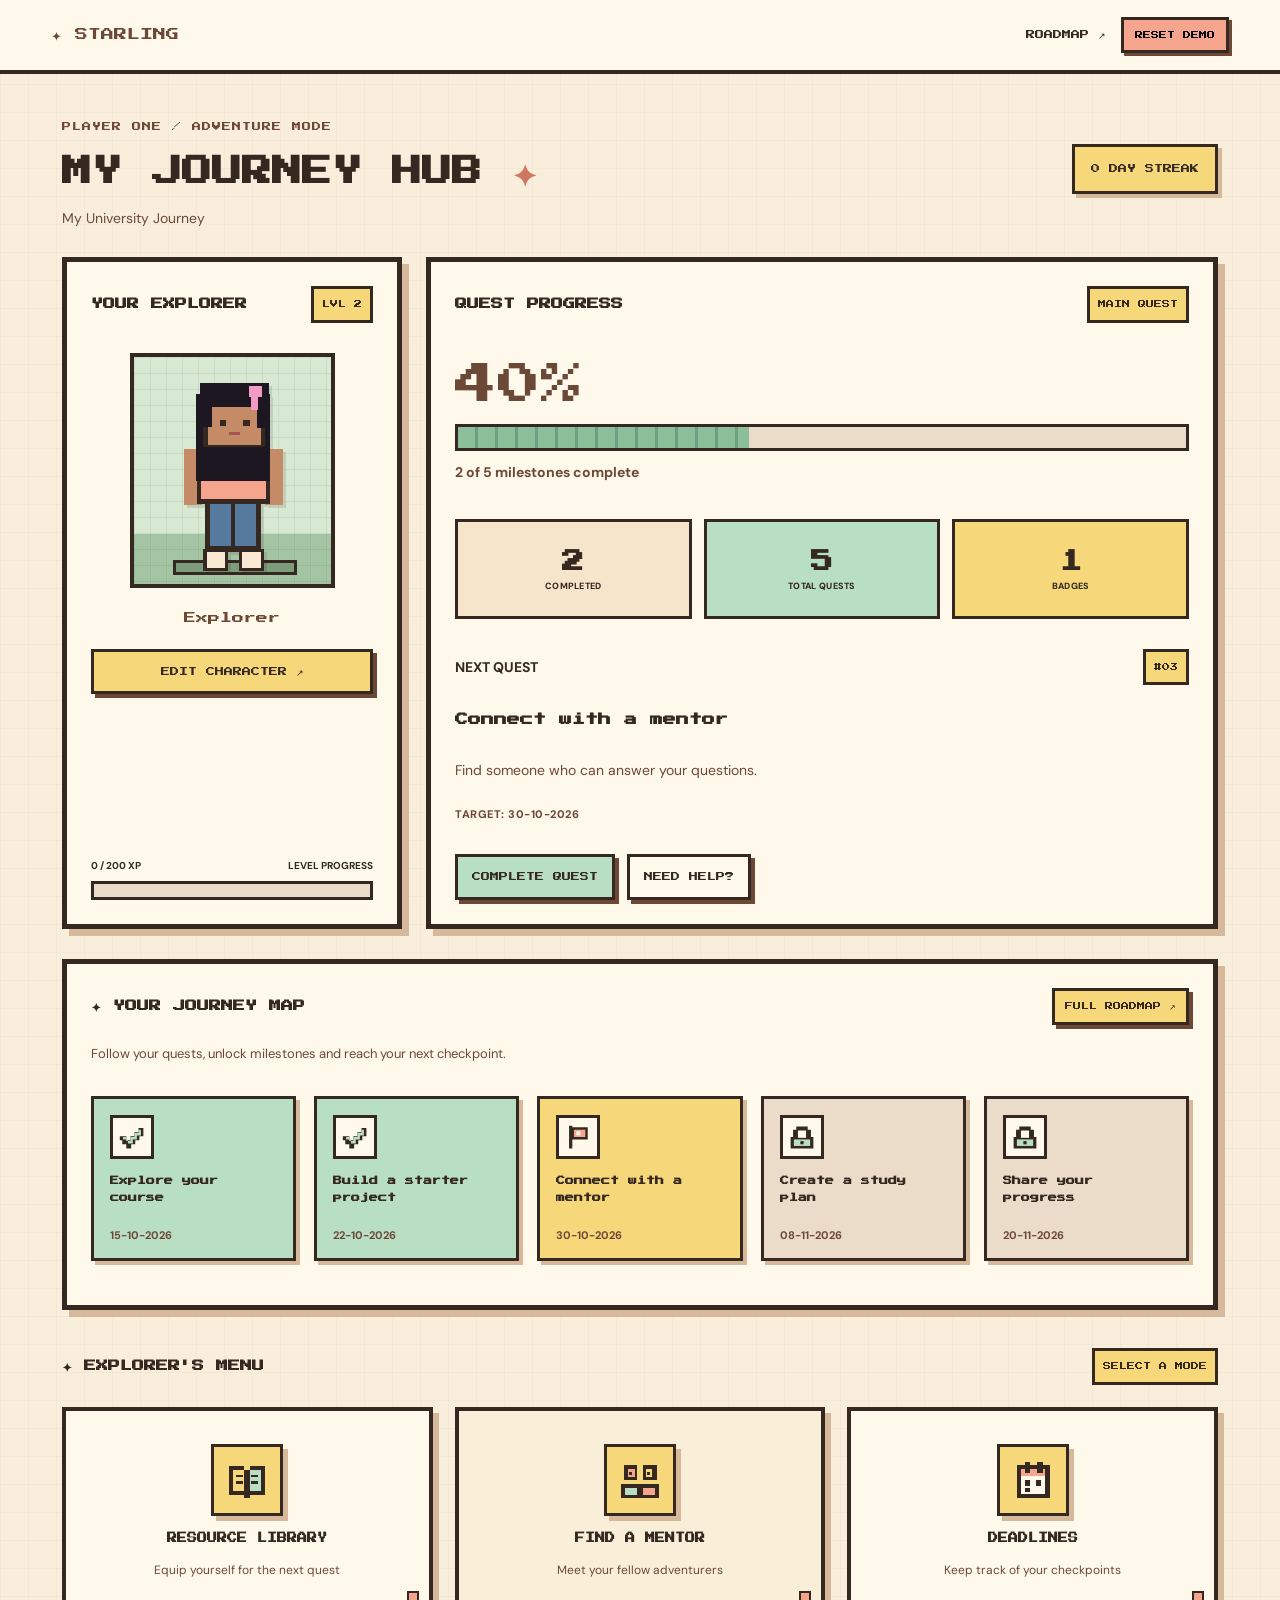
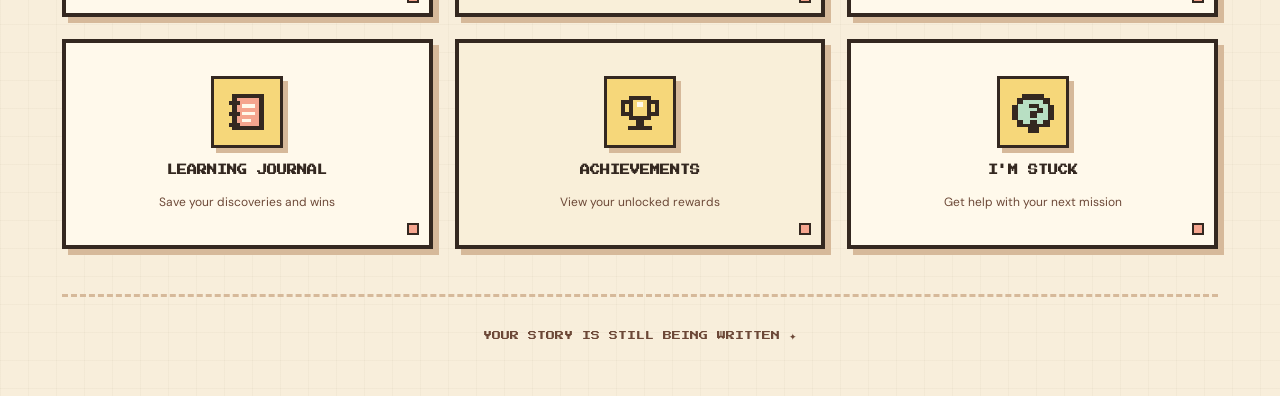
<file: hub.html>
<!doctype html>
<html lang="en">

<head>
  <meta charset="utf-8">
  <meta name="viewport" content="width=device-width, initial-scale=1">

  <title>STARLING | Journey Hub</title>

  <link rel="stylesheet" href="hub.css">
  <script src="hub.js" defer></script>
</head>

<body>

<!-- ==========================================
     PIXEL ART ICON LIBRARY
     Reusable SVG sprites
========================================== -->

<svg xmlns="http://www.w3.org/2000/svg"
     width="0"
     height="0"
     aria-hidden="true"
     style="position:absolute;pointer-events:none">

  <defs>

    <!-- BOOK -->
    <symbol id="icon-book" viewBox="0 0 32 32">
      <path fill="#342820"
        d="M3 6h11v3h4V6h11v21H18v2h-4v-2H3z"/>
      <path fill="#f6d77a"
        d="M6 9h8v15H6z"/>
      <path fill="#b8dfc3"
        d="M18 9h8v15h-8z"/>
      <path fill="#342820"
        d="M8 12h5v2H8zm0 5h5v2H8zm11-5h5v2h-5zm0 5h5v2h-5z"/>
    </symbol>

    <!-- TWO PLAYER MENTORS -->
    <symbol id="icon-mentors" viewBox="0 0 32 32">
      <path fill="#342820"
        d="M4 5h10v11H4zm14 0h10v11H18zM2 19h14v10H2zm14 0h14v10H16z"/>
      <path fill="#f5a58e"
        d="M7 8h5v6H7z"/>
      <path fill="#f6d77a"
        d="M20 8h5v6h-5z"/>
      <path fill="#b8dfc3"
        d="M5 22h9v5H5z"/>
      <path fill="#f5a58e"
        d="M18 22h9v5h-9z"/>
      <path fill="#342820"
        d="M8 10h2v2H8zm13 0h2v2h-2z"/>
    </symbol>

    <!-- CALENDAR -->
    <symbol id="icon-calendar" viewBox="0 0 32 32">
      <path fill="#342820"
        d="M4 5h24v24H4z"/>
      <path fill="#fff9eb"
        d="M7 12h18v14H7z"/>
      <path fill="#f5a58e"
        d="M7 8h18v5H7z"/>
      <path fill="#342820"
        d="M10 3h4v8h-4zm9 0h4v8h-4zM10 16h4v4h-4zm8 0h4v4h-4zm-8 6h4v3h-4z"/>
    </symbol>

    <!-- JOURNAL -->
    <symbol id="icon-journal" viewBox="0 0 32 32">
      <path fill="#342820"
        d="M5 3h23v26H5z"/>
      <path fill="#f5a58e"
        d="M9 6h16v20H9z"/>
      <path fill="#fff9eb"
        d="M12 10h10v3H12zm0 6h10v2H12zm0 5h7v2h-7z"/>
      <path fill="#342820"
        d="M3 8h8v3H3zm0 8h8v3H3zm0 8h8v3H3z"/>
    </symbol>

    <!-- TROPHY -->
    <symbol id="icon-trophy" viewBox="0 0 32 32">
      <path fill="#342820"
        d="M8 4h16v3h6v12h-6v3h-5v4h6v3H7v-3h6v-4H8v-3H2V7h6z"/>
      <path fill="#f6d77a"
        d="M11 7h10v12H11zM5 10h3v6H5zm19 0h3v6h-3z"/>
      <path fill="#fff9eb"
        d="M14 9h4v3h-4z"/>
    </symbol>

    <!-- HELP / QUESTION -->
    <symbol id="icon-help" viewBox="0 0 32 32">
      <path fill="#342820"
        d="M8 3h16v3h4v5h3v11h-3v5h-8v4h-8v-4H4v-5H1V11h3V6h4z"/>
      <path fill="#b8dfc3"
        d="M9 7h14v3h4v12h-4v3H9v-3H5V10h4z"/>
      <path fill="#342820"
        d="M13 10h7v3h3v4h-4v3h-5v-5h5v-2h-6zm1 12h5v4h-5z"/>
    </symbol>

    <!-- PIXEL STAR -->
    <symbol id="icon-star" viewBox="0 0 32 32">
      <path fill="#342820"
        d="M13 2h6v8h8v5h5v6h-9v9H9v-9H0v-6h5v-5h8z"/>
      <path fill="#f6d77a"
        d="M14 7h4v7h8v5h-8v8h-4v-8H6v-5h8z"/>
    </symbol>

    <!-- FLAG -->
    <symbol id="icon-flag" viewBox="0 0 32 32">
      <path fill="#342820"
        d="M5 2h4v28H5zM9 4h19v15H9z"/>
      <path fill="#f5a58e"
        d="M11 7h14v9H11z"/>
      <path fill="#fff9eb"
        d="M14 9h5v5h-5z"/>
    </symbol>

    <!-- LOCK -->
    <symbol id="icon-lock" viewBox="0 0 32 32">
      <path fill="#342820"
        d="M9 3h14v4h4v9h3v14H2V16h3V7h4z"/>
      <path fill="#fff9eb"
        d="M11 8h10v9H11z"/>
      <path fill="#b8dfc3"
        d="M6 19h20v8H6z"/>
      <path fill="#342820"
        d="M14 21h4v4h-4z"/>
    </symbol>

    <!-- CHECK -->
    <symbol id="icon-check" viewBox="0 0 32 32">
      <path fill="#342820"
        d="M3 15h6v5h5v-5h5v-5h5V5h6v10h-5v5h-5v5h-5v5H9v-5H4v-5H1v-5z"/>
      <path fill="#b8dfc3"
        d="M5 16h4v5h5v-5h5v-5h5V7h3v7h-5v5h-5v5h-6v-5H5z"/>
    </symbol>

    <!-- SPARK / XP -->
    <symbol id="icon-xp" viewBox="0 0 32 32">
      <path fill="#342820"
        d="M13 1h6v9h9v5h4v6h-9v10H9V21H0v-6h5v-5h8z"/>
      <path fill="#f6d77a"
        d="M14 5h4v9h9v4h-9v9h-4v-9H5v-4h9z"/>
    </symbol>

  </defs>
</svg>


<!-- ==========================================
     TOP NAVIGATION
========================================== -->

<header class="top">

  <a href="homepage.html" class="brand">
    ✦ STARLING
  </a>

  <nav>
    <a href="roadmapPage.html">
      ROADMAP ↗
    </a>

    <button id="resetDemo" class="small">
      RESET DEMO
    </button>
  </nav>

</header>


<main class="shell">

  <!-- ========================================
       HUB TITLE
  ======================================== -->

  <div class="headline">

    <div>
      <p class="eyebrow">
        PLAYER ONE / ADVENTURE MODE
      </p>

      <h1>
        MY JOURNEY HUB
        <span>✦</span>
      </h1>

      <p id="subtitle">
        Build skills. Complete quests. Level up.
      </p>
    </div>

    <div class="pill" id="streak">
      0 DAY STREAK
    </div>

  </div>


  <!-- ========================================
       PLAYER PROFILE + QUEST DASHBOARD
  ======================================== -->

  <section class="hero">

    <!-- PLAYER PROFILE -->

    <article class="panel profile">

      <div class="sectionhead">
        <h2>YOUR EXPLORER</h2>

        <span class="tag" id="levelBadge">
          LVL 1
        </span>
      </div>

      <div class="avatar-stage">

        <svg
          id="avatar"
          viewBox="0 0 180 210"
          xmlns="http://www.w3.org/2000/svg"
          role="img"
          aria-label="Your customised character"
          shape-rendering="crispEdges">
        </svg>

      </div>

      <p class="avatar-name" id="avatarName">
        Explorer
      </p>

      <a
        href="avatar.html?return=hub.html"
        class="btn yellow avatar-edit-link">
        EDIT CHARACTER ↗
      </a>

      <div class="xp-line">
        <span id="xpLabel">
          0 / 200 XP
        </span>

        <span>
          LEVEL PROGRESS
        </span>
      </div>

      <div class="meter">
        <div id="xpFill"></div>
      </div>

    </article>


    <!-- QUEST DASHBOARD -->

    <article class="panel overview">

      <div class="sectionhead">

        <h2>QUEST PROGRESS</h2>

        <span class="tag">
          MAIN QUEST
        </span>

      </div>

      <div class="progress-number" id="progressPct">
        0%
      </div>

      <div class="meter big">
        <div id="progressFill"></div>
      </div>

      <p id="progressDescription">
        0 of 0 milestones complete
      </p>

      <div class="stat-grid">

        <div>
          <b id="completedStat">0</b>
          <span>COMPLETED</span>
        </div>

        <div>
          <b id="totalStat">0</b>
          <span>TOTAL QUESTS</span>
        </div>

        <div>
          <b id="badgeStat">0</b>
          <span>BADGES</span>
        </div>

      </div>


      <!-- NEXT QUEST -->

      <div class="sectionhead">

        <h3>NEXT QUEST</h3>

        <span class="tag" id="questNumber">
          #01
        </span>

      </div>

      <h3 id="nextQuestTitle">
        Your journey begins here
      </h3>

      <p id="nextQuestDesc">
        Create a roadmap to get started.
      </p>

      <p class="due" id="nextQuestDue"></p>

      <div class="actions">

        <button
          id="completeQuest"
          class="btn mint">

          COMPLETE QUEST
        </button>

        <button
          id="questHelp"
          class="btn outline">

          NEED HELP?
        </button>

      </div>

    </article>

  </section>


  <!-- ========================================
       JOURNEY MAP
  ======================================== -->

  <section class="panel map-panel">

    <div class="sectionhead">

      <h2>
        ✦ YOUR JOURNEY MAP
      </h2>

      <a
        href="roadmapPage.html"
        class="btn small yellow">

        FULL ROADMAP ↗
      </a>

    </div>

    <p class="map-intro">
      Follow your quests, unlock milestones
      and reach your next checkpoint.
    </p>

    <div class="journey" id="journey"></div>

  </section>


  <!-- ========================================
       GAME MENU
  ======================================== -->

  <section class="game-menu-section">

    <div class="sectionhead">

      <h2>✦ EXPLORER'S MENU</h2>

      <span class="tag">
        SELECT A MODE
      </span>

    </div>

    <section class="tiles">

      <!-- RESOURCES -->

      <button
        class="tile"
        data-open="resourcesModal">

        <span class="pixel-icon">
          <svg viewBox="0 0 32 32" aria-hidden="true">
            <use href="#icon-book"></use>
          </svg>
        </span>

        <b>RESOURCE LIBRARY</b>

        <small>
          Equip yourself for the next quest
        </small>

      </button>


      <!-- MENTORS -->

      <button
        class="tile"
        data-open="mentorsModal">

        <span class="pixel-icon">
          <svg viewBox="0 0 32 32" aria-hidden="true">
            <use href="#icon-mentors"></use>
          </svg>
        </span>

        <b>FIND A MENTOR</b>

        <small>
          Meet your fellow adventurers
        </small>

      </button>


      <!-- DEADLINES -->

      <button
        class="tile"
        data-open="deadlinesModal">

        <span class="pixel-icon">
          <svg viewBox="0 0 32 32" aria-hidden="true">
            <use href="#icon-calendar"></use>
          </svg>
        </span>

        <b>DEADLINES</b>

        <small>
          Keep track of your checkpoints
        </small>

      </button>


      <!-- JOURNAL -->

      <button
        class="tile"
        data-open="journalModal">

        <span class="pixel-icon">
          <svg viewBox="0 0 32 32" aria-hidden="true">
            <use href="#icon-journal"></use>
          </svg>
        </span>

        <b>LEARNING JOURNAL</b>

        <small>
          Save your discoveries and wins
        </small>

      </button>


      <!-- ACHIEVEMENTS -->

      <button
        class="tile"
        data-open="achievementsModal">

        <span class="pixel-icon">
          <svg viewBox="0 0 32 32" aria-hidden="true">
            <use href="#icon-trophy"></use>
          </svg>
        </span>

        <b>ACHIEVEMENTS</b>

        <small>
          View your unlocked rewards
        </small>

      </button>


      <!-- HELP -->

      <button
        class="tile"
        data-open="helpModal">

        <span class="pixel-icon">
          <svg viewBox="0 0 32 32" aria-hidden="true">
            <use href="#icon-help"></use>
          </svg>
        </span>

        <b>I'M STUCK</b>

        <small>
          Get help with your next mission
        </small>

      </button>

    </section>

  </section>


  <footer>
    YOUR STORY IS STILL BEING WRITTEN ✦
  </footer>

</main>


<!-- ==========================================
     RESOURCE LIBRARY MODAL
========================================== -->

<dialog id="resourcesModal">

  <div class="modal-head">

    <h2>
      RESOURCE LIBRARY
    </h2>

    <button data-close aria-label="Close">
      X
    </button>

  </div>

  <div class="modal-body">

    <p>
      Discover tools and resources to help
      you complete your next quest.
    </p>

    <div id="resourceList"></div>

  </div>

</dialog>


<!-- ==========================================
     MENTORS MODAL
========================================== -->

<dialog id="mentorsModal">

  <div class="modal-head">

    <h2>
      FIND A MENTOR
    </h2>

    <button data-close aria-label="Close">
      X
    </button>

  </div>

  <div class="modal-body">

    <p>
      Find experienced adventurers who can
      guide you along your journey.
    </p>

    <div id="mentorList"></div>

  </div>

</dialog>


<!-- ==========================================
     DEADLINES MODAL
========================================== -->

<dialog id="deadlinesModal">

  <div class="modal-head">

    <h2>
      UPCOMING CHECKPOINTS
    </h2>

    <button data-close aria-label="Close">
      X
    </button>

  </div>

  <div class="modal-body" id="deadlineList"></div>

</dialog>


<!-- ==========================================
     LEARNING JOURNAL MODAL
========================================== -->

<dialog id="journalModal">

  <div class="modal-head">

    <h2>
      ADVENTURE JOURNAL
    </h2>

    <button data-close aria-label="Close">
      X
    </button>

  </div>

  <div class="modal-body">

    <label for="journalText">
      WHAT DID YOU DISCOVER TODAY?
    </label>

    <textarea
      id="journalText"
      rows="4"
      placeholder="Today I made progress on..."></textarea>

    <button
      class="btn mint"
      id="addJournal">

      + SAVE ENTRY
    </button>

    <div id="journalEntries"></div>

  </div>

</dialog>


<!-- ==========================================
     ACHIEVEMENTS MODAL
========================================== -->

<dialog id="achievementsModal">

  <div class="modal-head">

    <h2>
      TROPHY ROOM
    </h2>

    <button data-close aria-label="Close">
      X
    </button>

  </div>

  <div class="modal-body">

    <p>
      Complete quests, gain experience and
      unlock achievements.
    </p>

    <div id="achievementList"></div>

  </div>

</dialog>


<!-- ==========================================
     HELP MODAL
========================================== -->

<dialog id="helpModal">

  <div class="modal-head">

    <h2>
      QUEST ASSISTANCE
    </h2>

    <button data-close aria-label="Close">
      X
    </button>

  </div>

  <div class="modal-body">

    <h3 id="helpQuest"></h3>

    <p>
      Every adventurer gets stuck sometimes.
      Break your quest into smaller steps,
      explore resources or ask a mentor.
    </p>

    <label for="helpNote">
      WHAT'S BLOCKING YOUR PROGRESS?
    </label>

    <textarea
      id="helpNote"
      rows="3"
      placeholder="I need help with..."></textarea>

    <button
      class="btn yellow"
      id="saveHelp">

      SAVE TO JOURNAL
    </button>

    <button
      class="btn outline"
      data-switch="resourcesModal">

      BROWSE RESOURCES
    </button>

    <button
      class="btn outline"
      data-switch="mentorsModal">

      FIND A MENTOR
    </button>

  </div>

</dialog>


<!-- ==========================================
     GAME NOTIFICATIONS
========================================== -->

<div
  id="toast"
  role="status"
  aria-live="polite">
</div>

</body>
</html>
</file>
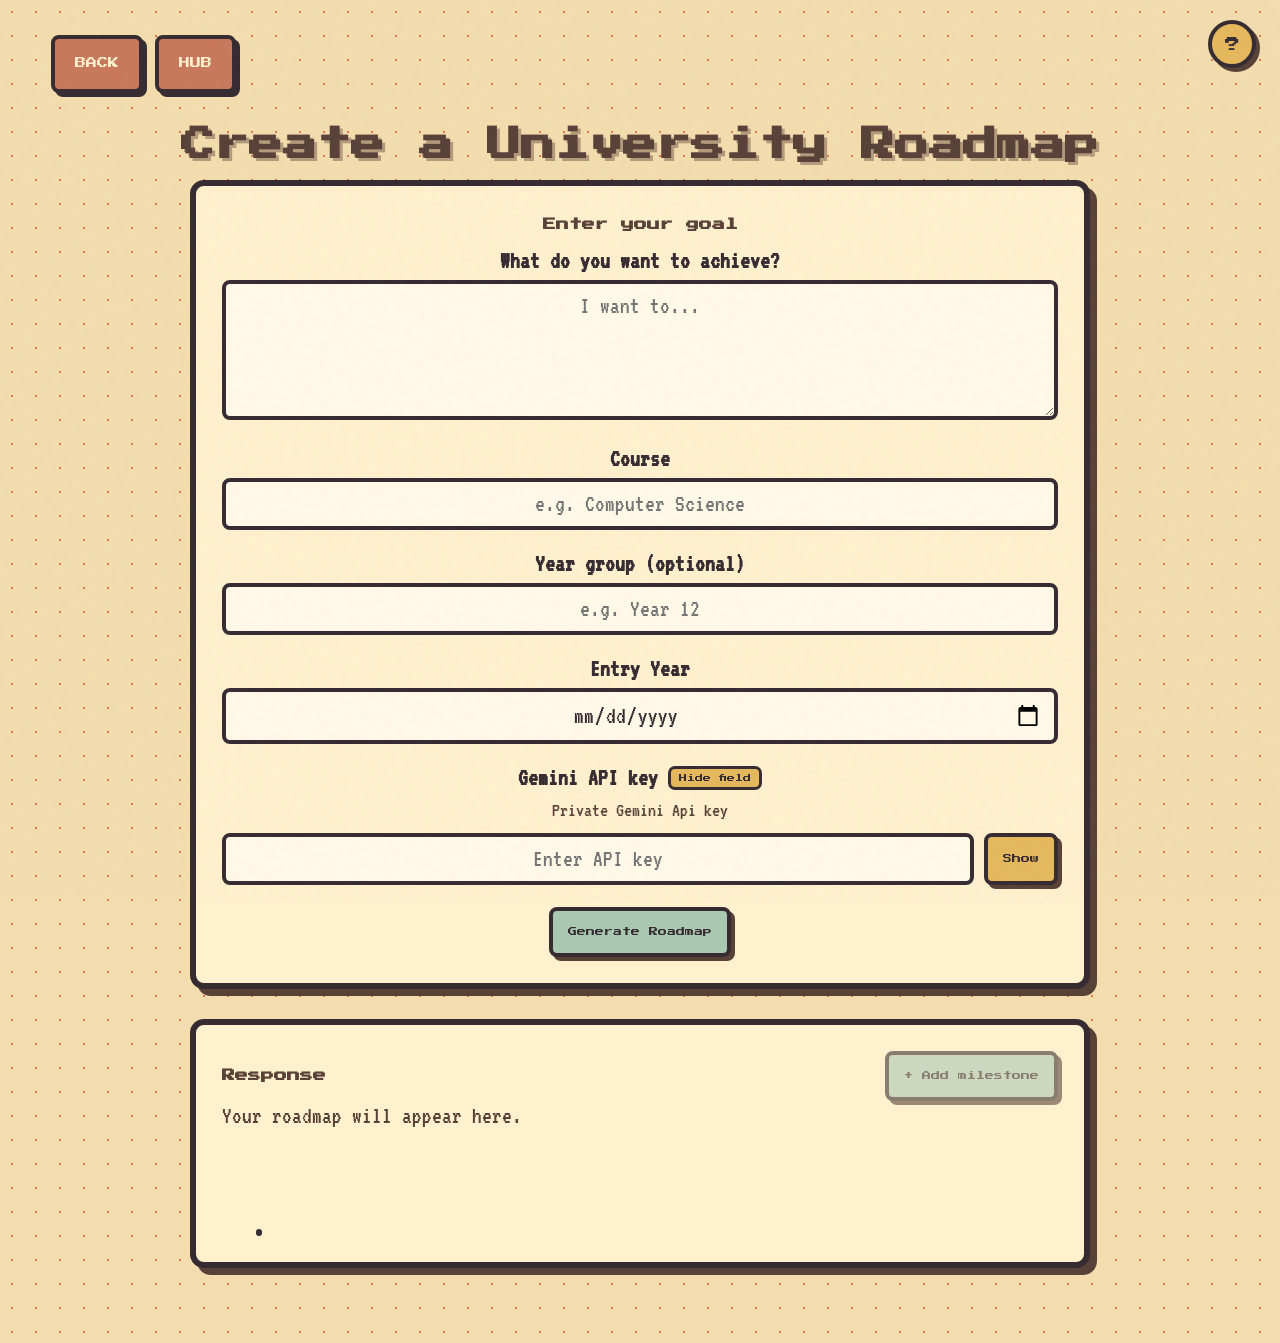
<file: roadmapPage.html>
<!doctype html>
<html lang="en">
<head>
	<meta charset="utf-8">
	<meta name="viewport" content="width=device-width, initial-scale=1">
	<title>University Roadmap</title>
	<link rel="stylesheet" href="homepage.css">
	<style>
		.arcade-label {
			display: flex;
			justify-content: space-between;
			gap: 20px;
			font-weight: 400;

			padding: 20px 5%;

			font-family: 'Press Start 2P', monospace;
			font-size: 11px;
			color: var(--brown);
		}
		.roadmap-main { width: min(1300px, 92%); margin: 0 auto; padding: 35px 0 75px; }
		.roadmap-main > h1 { margin-bottom: 4px; color: var(--brown); font-size: clamp(22px, 3vw, 34px); text-align: center; text-shadow: 3px 3px 0 var(--shadow); }
		.intro { color: var(--brown); text-align: center; }
		.layout { display: grid; grid-template-columns: minmax(0, 900px); justify-content: center; gap: 30px; align-items: start; }
		.card { width: 100%; padding: 26px; border: 6px solid var(--dark); border-radius: 14px; background: var(--paper); box-shadow: 7px 7px 0 var(--brown); }
		.card h2, #roadmap-title { color: var(--brown); font-size: 13px; line-height: 2; }
		#request-title, #request-form { text-align: center; }
		.field { margin-bottom: 22px; }
		.field > label { display: block; margin-bottom: 7px; font-weight: 700; text-align: center; }
		.key-field-heading { display: flex; align-items: center; justify-content: center; gap: 10px; margin-bottom: 7px; }
		.key-field-heading label { margin: 0; font-weight: 700; }
		.key-field-toggle { padding: 5px 8px; border: 3px solid var(--dark); border-radius: 7px; background: var(--mustard); color: var(--dark); font-size: 8px; }
		.roadmap-nav { display: flex; align-items: center; justify-content: flex-start; gap: 12px; margin-bottom: 22px; }
		#roadmaps-button { margin-left: auto; }
		.back-button { display: inline-flex; align-items: center; gap: 8px; padding: 15px 20px; border: 4px solid var(--dark); border-radius: 8px; background: var(--terracotta); color: var(--paper); box-shadow: 4px 4px 0 var(--dark); font-size: 11px; line-height: 1.8; text-decoration: none; transition: transform .15s ease, box-shadow .15s ease, background .15s ease, font-weight bold; }
		.back-button:hover { transform: translate(2px, 2px); background: var(--brown); box-shadow: 2px 2px 0 var(--dark); }
		.back-button:active { transform: translate(4px, 4px); box-shadow: none; }
		#gemini-key-field.is-collapsed #gemini-key-content { display: none; }
		input, textarea { width: 100%; padding: 10px 12px; border: 4px solid var(--dark); border-radius: 8px; background: #fff9e8; color: var(--dark); font: inherit; text-align: center; }
		input:focus, textarea:focus, button:focus-visible { outline: 4px solid var(--terracotta); outline-offset: 3px; }
		textarea { min-height: 140px; resize: vertical; }
		.key-row { display: flex; justify-content: center; gap: 10px; }
		#submit-button { display: block; margin: 4px auto 0; }
		button { cursor: pointer; font-family: 'Press Start 2P', monospace; }
		button:disabled { cursor: not-allowed; opacity: .58; }
		.submit, .secondary { padding: 13px 15px; border: 4px solid var(--dark); border-radius: 8px; background: var(--mint); color: var(--dark); box-shadow: 4px 4px 0 var(--brown); font-size: 9px; line-height: 1.8; }
		.submit:hover:not(:disabled), .secondary:hover:not(:disabled) { transform: translate(2px, 2px); box-shadow: 2px 2px 0 var(--brown); }
		.secondary { flex: 0 0 auto; background: var(--mustard); }
		.hint { margin: 6px 0 10px; color: var(--brown); font-size: 20px; text-align: center; }
		.output-head { display: flex; justify-content: space-between; align-items: center; gap: 12px; }
		.output-head h2 { margin: 0; }
		#status { color: var(--brown); }
		#status.success { color: #426F4C; }
		#status.error { color: #9A3F37; }
		#roadmap-title { margin-top: 24px; font-size: 16px; overflow-wrap: anywhere; }
		.timeline { list-style: none; display: flex; align-items: flex-start; gap: 24px; overflow-x: auto; margin: 18px 0 0; padding: 60px 8px 20px; position: relative; scroll-snap-type: x mandatory; }
		.timeline-track { position: absolute; z-index: 0; top: 73px; left: 34px; height: 7px; min-width: 0; padding: 0; border: 3px solid var(--dark); border-radius: 999px; background: var(--shadow); pointer-events: none; }
		.timeline-fill { display: block; width: 0; height: 100%; background: var(--mint); transition: width .25s ease; }
		.timeline-smiley { position: absolute; top: -43px; left: 0; width: 24px; height: 24px; margin-left: -12px; font-size: 24px; line-height: 24px; text-align: center; transition: left 1.8s cubic-bezier(.2,.8,.2,1); }
		.timeline-smiley.is-walking { animation: smiley-walk .55s ease-in-out infinite alternate; }
		@keyframes smiley-walk { to { transform: translateY(-4px) rotate(12deg); } }
		.timeline-item { position: relative; z-index: 1; flex: 0 0 min(240px, 70vw); display: flex; flex-direction: column; gap: 12px; align-items: stretch; scroll-snap-align: start; }
		.timeline-item::before { content: "✦"; position: relative; left: 12px; top: 0; width: 28px; height: 28px; display: grid; place-items: center; border: 3px solid var(--dark); border-radius: 8px; background: var(--mustard); color: var(--dark); box-shadow: 3px 3px 0 var(--brown); }
		.milestone-card { width: 100%; min-height: 112px; padding: 16px; border: 4px solid var(--dark); border-radius: 10px; background: var(--mint); color: var(--dark); box-shadow: 5px 5px 0 var(--brown); text-align: left; transition: transform .15s ease, box-shadow .15s ease; }
		.timeline-item:nth-of-type(3n) .milestone-card { background: var(--mustard); }
		.timeline-item:nth-of-type(4n) .milestone-card { background: var(--coral); }
		.milestone-card:hover { transform: translate(2px, 2px); box-shadow: 3px 3px 0 var(--brown); }
		.milestone-card strong, .milestone-card span { display: block; }
		.milestone-card strong { font-family: 'Press Start 2P', monospace; font-size: 9px; line-height: 1.8; overflow-wrap: anywhere; }
		.milestone-step { margin-bottom: 6px; color: var(--brown); font-size: 18px; font-weight: 700; letter-spacing: .04em; text-transform: uppercase; }
		.milestone-due { margin-top: 8px; color: var(--brown); font-size: 19px; }
		.completion { display: flex; align-items: center; gap: 8px; align-self: flex-start; margin: 0; padding: 7px 9px; border: 3px solid var(--dark); border-radius: 8px; background: var(--mustard); color: var(--dark); box-shadow: 3px 3px 0 var(--brown); font-size: 19px; white-space: nowrap; }
		.completion input { width: 18px; height: 18px; margin: 0; padding: 0; border-radius: 4px; accent-color: var(--green); }
		.timeline-item.is-done::before { content: "✓"; background: var(--green); color: var(--paper); }
		.timeline-item.is-done:not(.is-smiley-position)::after { content: "🪨"; position: absolute; z-index: 2; top: -25px; left: 14px; font-size: 18px; line-height: 1; }
		.timeline-item.is-done .milestone-card { border-color: var(--dark); background: #C8D9B8; }
		.timeline-item.is-done .milestone-card strong { color: #426F4C; text-decoration: line-through; }
		.timeline-item.is-current::before { background: var(--terracotta); color: var(--paper); box-shadow: 3px 3px 0 var(--dark); }
		dialog { width: min(460px, calc(100% - 32px)); padding: 0; border: 6px solid var(--dark); border-radius: 14px; background: var(--paper); color: var(--dark); box-shadow: 8px 8px 0 var(--brown); }
		dialog::backdrop { background: #211B18C9; }
		.dialog-content { position: relative; padding: 28px; }
		.dialog-close { position: absolute; top: 12px; right: 12px; padding: 7px 10px; border: 3px solid var(--dark); border-radius: 7px; background: var(--mustard); color: var(--dark); font-size: 10px; }
		#dialog-title { margin: 22px 0 8px; color: var(--brown); font-size: 12px; overflow-wrap: anywhere; }
		#dialog-due { color: var(--terracotta); font-weight: 700; }
		#dialog-description { white-space: pre-wrap; }
		#help-button { position: fixed; z-index: 20; top: 20px; right: 24px; display: grid; place-items: center; width: 48px; height: 48px; padding: 0; border: 4px solid var(--dark); border-radius: 50%; background: var(--mustard); color: var(--dark); box-shadow: 4px 4px 0 var(--brown); font-size: 15px; }
		#help-button:hover { transform: translate(2px, 2px); box-shadow: 2px 2px 0 var(--brown); }
		#help-dialog { width: min(520px, calc(100% - 32px)); }
		#help-dialog h2 { margin: 16px 0; color: var(--brown); font-size: 13px; }
		#help-question { min-height: 150px; text-align: left; }
		.help-options { display: grid; grid-template-columns: repeat(2, minmax(0, 1fr)); gap: 12px; min-width: 0; margin: 18px 0; padding: 0; border: 0; }
		.help-option { display: flex; align-items: center; justify-content: center; gap: 8px; padding: 12px 8px; border: 3px solid var(--dark); border-radius: 8px; background: #fff9e8; color: var(--dark); font-size: 9px; cursor: pointer; }
		.help-option:has(input:checked) { background: var(--mint); box-shadow: 3px 3px 0 var(--brown); }
		.help-option input { width: auto; margin: 0; padding: 0; border: 0; accent-color: var(--green); }
		@media (max-width: 430px) { #help-button { top: 12px; right: 14px; width: 42px; height: 42px; } .help-options { grid-template-columns: 1fr; } }
		@media (max-width: 760px) { .roadmap-main { width: 92%; padding-top: 24px; } .layout { grid-template-columns: minmax(0, 1fr); gap: 24px; } }
		@media (max-width: 430px) { .card { padding: 18px; } .timeline-item { flex-basis: min(220px, 76vw); } .key-row { align-items: stretch; } .submit, .secondary { font-size: 8px; } }
		@media (prefers-reduced-motion: reduce) { *, *::before, *::after { scroll-behavior: auto !important; transition-duration: .01ms !important; animation-duration: .01ms !important; animation-iteration-count: 1 !important; } }
	</style>
</head>
<body>
	<div class="website">
	<button id="help-button" type="button" aria-label="Open help options" aria-haspopup="dialog">?</button>
	<main class="roadmap-main">
		  <div class="roadmap-nav">

				<button id="back-button" class="back-button" type="button"> BACK </button>
				<button id="hub-button" class="back-button" type="button">HUB</button>

  			</div>
		<h1>Create a University Roadmap</h1>
		<div class="layout">
			<section class="card" aria-labelledby="request-title">
				<h2 id="request-title">Enter your goal</h2>
				<form id="request-form">
					<div class="field">
						<label for="prompt">What do you want to achieve?</label>
						<textarea id="prompt" placeholder="I want to..." required></textarea>
					</div>
					<div class="field">
						<label for="course">Course</label>
						<input id="course" type="text" autocomplete="off" placeholder="e.g. Computer Science">
					</div>
					<div class="field">
						<label for="year-group">Year group (optional)</label>
						<input id="year-group" type="text" autocomplete="off" placeholder="e.g. Year 12">
					</div>
					<div class="field">
						<label for="due-date">Entry Year</label>
						<input id="due-date" type="date" required>
					</div>
					<div class="field" id="gemini-key-field">
						<div class="key-field-heading">
							<label for="api-key">Gemini API key</label>
							<button id="toggle-key-field" class="key-field-toggle" type="button" aria-expanded="true" aria-controls="gemini-key-content">Hide field</button>
						</div>
						<div id="gemini-key-content">
							<p class="hint">Private Gemini Api key</p>
							<div class="key-row">
								<input id="api-key" type="password" autocomplete="off" placeholder="Enter API key" required>
								<button id="toggle-key" class="secondary" type="button">Show</button>
							</div>
						</div>
					</div>
					<button class="submit" id="submit-button" type="submit">Generate Roadmap</button>
				</form>
			</section>

			<section class="card" aria-labelledby="response-title">
				<div class="output-head">
					<h2 id="response-title">Response</h2>
					<button id="add-milestone-button" class="submit" type="button" disabled>+ Add milestone</button>
				</div>
				<p id="status" role="status" aria-live="polite">Your roadmap will appear here.</p>
				<h3 id="roadmap-title"></h3>
				<ol id="output" class="timeline" aria-label="Roadmap timeline">
					<li id="timeline-track" class="timeline-track" role="progressbar" aria-label="Milestone progress" aria-valuemin="0" aria-valuemax="0" aria-valuenow="0"><span id="timeline-fill" class="timeline-fill"></span><span id="timeline-smiley" class="timeline-smiley" role="img" aria-label="Smiley at the start of the timeline" hidden>🚶‍➡️</span></li>
				</ol>
			</section>
		</div>
	</main>
	</div>
	<dialog id="milestone-dialog" aria-labelledby="dialog-title">
		<div class="dialog-content">
			<button class="dialog-close" id="close-dialog" type="button" aria-label="Close details">×</button>
			<p id="dialog-due"></p>
			<h2 id="dialog-title"></h2>
			<p id="dialog-description"></p>
		</div>
	</dialog>
	<dialog id="add-milestone-dialog" aria-labelledby="add-milestone-title">
		<div class="dialog-content">
			<button class="dialog-close" id="close-add-milestone" type="button" aria-label="Close add milestone form">×</button>
			<h2 id="add-milestone-title">Add a custom milestone</h2>
			<form id="add-milestone-form">
				<div class="field">
					<label for="custom-milestone-name">Milestone name</label>
					<input id="custom-milestone-name" type="text" maxlength="120" required>
				</div>
				<div class="field">
					<label for="custom-milestone-date">Date</label>
					<input id="custom-milestone-date" type="date" required>
				</div>
				<div class="field">
					<label for="custom-milestone-description">Description</label>
					<textarea id="custom-milestone-description" required></textarea>
				</div>
				<button class="submit" type="submit">Save milestone</button>
			</form>
		</div>
	</dialog>
	<dialog id="help-dialog" aria-labelledby="help-title">
		<div class="dialog-content">
			<button class="dialog-close" id="close-help" type="button" aria-label="Close help">×</button>
			<h2 id="help-title">Help</h2>
			<form id="help-form">
				<textarea id="help-question" placeholder="Your question here..." required></textarea>
				<fieldset class="help-options" aria-label="Who to ask?">
					<label class="help-option"><input type="radio" name="help-choice" value="ai" checked> Ask AI</label>
					<label class="help-option"><input type="radio" name="help-choice" value="person"> Ask a person</label>
				</fieldset>
				<button class="submit" type="submit">Submit question</button>
				<p id="help-status" role="status" aria-live="polite"></p>
			</form>
		</div>
	</dialog>
	<script>
		const form = document.querySelector('#request-form');
		document.querySelector('#back-button').addEventListener('click', () => {
			if (window.history.length > 1) window.history.back();
			else window.location.href = 'homepage.html';
		});
		document.querySelector('#hub-button').addEventListener('click', () => {
			window.location.href = 'hub.html';
		});
		const keyInput = document.querySelector('#api-key');
		const promptInput = document.querySelector('#prompt');
		const courseInput = document.querySelector('#course');
		const yearGroupInput = document.querySelector('#year-group');
		const dueDateInput = document.querySelector('#due-date');
		const submitButton = document.querySelector('#submit-button');
		const output = document.querySelector('#output');
		const roadmapTitle = document.querySelector('#roadmap-title');
		const status = document.querySelector('#status');
		const milestoneDialog = document.querySelector('#milestone-dialog');
		const addMilestoneButton = document.querySelector('#add-milestone-button');
		const addMilestoneDialog = document.querySelector('#add-milestone-dialog');
		const addMilestoneForm = document.querySelector('#add-milestone-form');
		const helpDialog = document.querySelector('#help-dialog');
		const dialogTitle = document.querySelector('#dialog-title');
		const dialogDue = document.querySelector('#dialog-due');
		const dialogDescription = document.querySelector('#dialog-description');
		const timelineTrack = document.querySelector('#timeline-track');
		const timelineFill = document.querySelector('#timeline-fill');
		const timelineSmiley = document.querySelector('#timeline-smiley');
		const ROADMAP_STORAGE_KEY = 'roadmap-generated-v1';
		let generatedRoadmap = null;
		let smileyWalkTimer;
		const schema = {
			type: 'OBJECT',
			properties: {
				title: {
					type: 'STRING',
					description: 'Name of the roadmap.'
				},
				milestones: {
					type: 'ARRAY',
					items: {
						type: 'OBJECT',
						properties: {
							title: {
								type: 'STRING',
								description: 'Title of the milestone.'
							},
							description: {
								type: 'STRING',
								description: 'What needs to be done for this milestone.'
							},
                            due: {
                                type: 'STRING', 
                                description: 'The due date of the milestone in DD-MM-YYYY format'
                            },
							done: {
								type: 'BOOLEAN',
								description: 'Whether the milestone is done or not done.'
							}
						},
						required: ['title', 'description', 'due', 'done']
					}
				}
			},
			required: ['title', 'milestones']
		};

		document.querySelector('#toggle-key').addEventListener('click', (event) => {
			const reveal = keyInput.type === 'password';
			keyInput.type = reveal ? 'text' : 'password';
			event.currentTarget.textContent = reveal ? 'Hide' : 'Show';
		});
		document.querySelector('#toggle-key-field').addEventListener('click', (event) => {
			const keyField = document.querySelector('#gemini-key-field');
			const expanded = event.currentTarget.getAttribute('aria-expanded') === 'true';
			keyField.classList.toggle('is-collapsed', expanded);
			event.currentTarget.setAttribute('aria-expanded', String(!expanded));
			event.currentTarget.textContent = expanded ? 'Show field' : 'Hide field';
		});

		document.querySelector('#close-dialog').addEventListener('click', () => milestoneDialog.close());
		document.querySelector('#help-button').addEventListener('click', () => helpDialog.showModal());
		document.querySelector('#close-help').addEventListener('click', () => helpDialog.close());
		helpDialog.addEventListener('click', (event) => {
			if (event.target === helpDialog) helpDialog.close();
		});
		document.querySelector('#help-form').addEventListener('submit', (event) => {
			event.preventDefault();
			const question = document.querySelector('#help-question').value.trim();
			if (!question) return;
			const selectedOption = document.querySelector('input[name="help-choice"]:checked').value;
			document.querySelector('#help-status').textContent = selectedOption === 'ai'
				? 'Your question is ready for Ask AI.'
				: 'Your question is ready for Ask a person.';
		});
		milestoneDialog.addEventListener('click', (event) => {
			if (event.target === milestoneDialog) milestoneDialog.close();
		});
		addMilestoneButton.addEventListener('click', () => {
			if (!generatedRoadmap) return;
			addMilestoneDialog.showModal();
			document.querySelector('#custom-milestone-name').focus();
		});
		document.querySelector('#close-add-milestone').addEventListener('click', () => addMilestoneDialog.close());
		addMilestoneDialog.addEventListener('click', (event) => {
			if (event.target === addMilestoneDialog) addMilestoneDialog.close();
		});
		addMilestoneForm.addEventListener('submit', (event) => {
			event.preventDefault();
			if (!generatedRoadmap) return;

			const title = document.querySelector('#custom-milestone-name').value.trim();
			const [year, month, day] = document.querySelector('#custom-milestone-date').value.split('-');
			const description = document.querySelector('#custom-milestone-description').value.trim();
			if (!title || !year || !month || !day || !description) return;

			generatedRoadmap.milestones.push({
				title,
				due: `${day}-${month}-${year}`,
				description,
				done: false
			});
			saveRoadmap();
			renderTimeline();
			addMilestoneForm.reset();
			addMilestoneDialog.close();
			status.textContent = `Added milestone: ${title}.`;
			status.className = 'success';
		});

		form.addEventListener('submit', async (event) => {
			event.preventDefault();

			submitButton.disabled = true;
			generatedRoadmap = null;
			addMilestoneButton.disabled = true;
			clearSavedRoadmap();
			submitButton.textContent = 'Generating…';
			status.textContent = 'Requesting structured output from Gemini…';
			status.className = '';
			roadmapTitle.textContent = '';
			output.replaceChildren(timelineTrack);
			timelineSmiley.hidden = true;
			timelineFill.style.width = '0';

			try {
				const [year, month, day] = dueDateInput.value.split('-');
				const dueDate = `${day}-${month}-${year}`;
				const context = [
					courseInput.value.trim() ? `Course: ${courseInput.value.trim()}.` : '',
					yearGroupInput.value.trim() ? `Year group: ${yearGroupInput.value.trim()}.` : ''
				].filter(Boolean).join('\n');
				const roadmapPrompt = `${promptInput.value.trim()}${context ? `\n\n${context}` : ''}\n\nTarget completion date: ${dueDate}. Create realistic milestones that lead to this date, and provide each milestone's due date in DD-MM-YYYY format.`;
				const url = 'https://generativelanguage.googleapis.com/v1beta/models/gemini-3.5-flash-lite:generateContent?key=' + encodeURIComponent(keyInput.value.trim());
				const response = await fetch(url, {
					method: 'POST',
					headers: { 'Content-Type': 'application/json' },
					body: JSON.stringify({
						contents: [{ role: 'user', parts: [{ text: roadmapPrompt }] }],
						generationConfig: { responseMimeType: 'application/json', responseJsonSchema: schema, thinkingConfig: {thinkingLevel: 'minimal'} }
					})
				});
				const result = await response.json();
				if (!response.ok) throw new Error(result.error?.message || `Gemini request failed (${response.status}).`);
				const text = result.candidates?.[0]?.content?.parts?.map((part) => part.text || '').join('');
				if (!text) throw new Error('Gemini returned no response content. Check the prompt and schema, then try again.');

				const data = JSON.parse(text);
				if (!Array.isArray(data.milestones)) {
					throw new Error('The generated roadmap did not include a milestones list.');
				}

				generatedRoadmap = data;
				saveRoadmap();
				roadmapTitle.textContent = data.title || 'Roadmap';
				renderTimeline();
				status.textContent = 'Your roadmap is ready. Open a milestone to see the details.';
				status.className = 'success';
			} catch (error) {
				roadmapTitle.textContent = '';
				output.replaceChildren(timelineTrack);
				status.textContent = error instanceof SyntaxError ? 'Gemini returned content that was not valid JSON.' : (error.message || 'The request failed.');
				status.className = 'error';
			} finally {
				submitButton.disabled = false;
				submitButton.textContent = 'Generate Roadmap';
			}
		});

		function renderTimeline() {
			addMilestoneButton.disabled = !generatedRoadmap;
			sortMilestonesByDate();
			output.replaceChildren(timelineTrack);
			for (const [index, milestone] of generatedRoadmap.milestones.entries()) {
				const item = document.createElement('li');
				item.className = 'timeline-item';
				if (milestone.done) item.classList.add('is-done');
				item.dataset.milestoneIndex = index;

				const detailsButton = document.createElement('button');
				detailsButton.type = 'button';
				detailsButton.className = 'milestone-card';
				const step = document.createElement('span');
				step.className = 'milestone-step';
				step.textContent = `Milestone ${String(index + 1).padStart(2, '0')}`;
				const title = document.createElement('strong');
				title.textContent = milestone.title || 'Untitled milestone';
				detailsButton.append(step, title);
				if (milestone.due) {
					const due = document.createElement('span');
					due.className = 'milestone-due';
					due.textContent = `Target date · ${milestone.due}`;
					detailsButton.appendChild(due);
				}
				detailsButton.addEventListener('click', () => {
					dialogTitle.textContent = milestone.title || 'Untitled milestone';
					dialogDue.textContent = milestone.due ? `Target date · ${milestone.due}` : 'No target date set';
					dialogDescription.textContent = milestone.description || 'No extra details were provided for this milestone.';
					milestoneDialog.showModal();
				});

				const completionLabel = document.createElement('label');
				completionLabel.className = 'completion';
				const checkbox = document.createElement('input');
				checkbox.type = 'checkbox';
				checkbox.checked = Boolean(milestone.done);
				checkbox.disabled = true;
				checkbox.setAttribute('aria-label', `Mark ${milestone.title || 'milestone'} as done`);
				checkbox.addEventListener('change', () => {
					milestone.done = checkbox.checked;
					item.classList.toggle('is-done', checkbox.checked);
					saveRoadmap();
					updateTimelineProgress();
				});
				const completionText = document.createElement('span');
				completionText.textContent = 'Done';
				completionLabel.append(checkbox, completionText);
				item.append(detailsButton, completionLabel);
				output.appendChild(item);
			}
			updateTimelineProgress();
		}

		function updateTimelineProgress() {
			const milestones = generatedRoadmap?.milestones || [];
			const items = [...output.querySelectorAll('.timeline-item')];
			const doneCount = milestones.filter((milestone) => milestone.done).length;
			const currentIndex = milestones.findIndex((milestone) => !milestone.done);
			const lastCompletedIndex = milestones.reduce((lastDone, milestone, index) => milestone.done ? index : lastDone, -1);
			const smileyIndex = lastCompletedIndex < 0 ? 0 : lastCompletedIndex;
			const lastItem = items[items.length - 1];

			if (items.length && lastItem) {
				const firstCenter = items[0].offsetLeft + 26;
				const lastCenter = lastItem.offsetLeft + 26;
				timelineTrack.style.left = `${firstCenter}px`;
				timelineTrack.style.width = `${Math.max(0, lastCenter - firstCenter)}px`;
			} else {
				timelineTrack.style.width = '0px';
			}
			if (items.length) {
				const firstCenter = items[0].offsetLeft + 26;
				const smileyItem = items[smileyIndex] || items[0];
				timelineSmiley.style.left = `${smileyItem.offsetLeft + 26 - firstCenter}px`;
				timelineSmiley.setAttribute('aria-label', lastCompletedIndex < 0
					? 'Smiley at the start of the timeline'
					: `Smiley at completed milestone ${lastCompletedIndex + 1}`);
				timelineSmiley.hidden = false;
				timelineSmiley.classList.remove('is-walking');
				void timelineSmiley.offsetWidth;
				timelineSmiley.classList.add('is-walking');
				clearTimeout(smileyWalkTimer);
				smileyWalkTimer = setTimeout(() => timelineSmiley.classList.remove('is-walking'), 800);
			} else {
				timelineSmiley.hidden = true;
			}

			const progress = milestones.length <= 1
				? (doneCount ? 1 : 0)
				: doneCount === 0 ? 0 : doneCount === milestones.length ? 1 : (doneCount - 1) / (milestones.length - 1);
			timelineFill.style.width = `${progress * 100}%`;
			timelineTrack.setAttribute('aria-valuemax', milestones.length);
			timelineTrack.setAttribute('aria-valuenow', doneCount);
			for (const [index, item] of items.entries()) {
				item.classList.toggle('is-current', index === currentIndex);
				item.classList.toggle('is-smiley-position', index === smileyIndex);
				item.querySelector('input[type="checkbox"]').disabled = index !== currentIndex;
			}
		}

		function saveRoadmap() {
			try {
				sortMilestonesByDate();
				localStorage.setItem(ROADMAP_STORAGE_KEY, JSON.stringify(generatedRoadmap));
			} catch (error) {
				console.warn('Could not save the roadmap in this browser.', error);
			}
		}

		function sortMilestonesByDate() {
			if (!Array.isArray(generatedRoadmap?.milestones)) return;
			generatedRoadmap.milestones.sort((first, second) => {
				const firstDate = parseMilestoneDate(first.due);
				const secondDate = parseMilestoneDate(second.due);
				if (firstDate === null && secondDate === null) return 0;
				if (firstDate === null) return 1;
				if (secondDate === null) return -1;
				return firstDate - secondDate;
			});
		}

		function parseMilestoneDate(value) {
			if (typeof value !== 'string') return null;
			const dateText = value.trim();
			let year, month, day;
			let match = dateText.match(/^(\d{1,2})[-/](\d{1,2})[-/](\d{4})$/);
			if (match) [, day, month, year] = match;
			else {
				match = dateText.match(/^(\d{4})-(\d{1,2})-(\d{1,2})$/);
				if (!match) return null;
				[, year, month, day] = match;
			}
			year = Number(year);
			month = Number(month);
			day = Number(day);
			if (month < 1 || month > 12 || day < 1 || day > 31) return null;
			const parsed = new Date(Date.UTC(year, month - 1, day));
			if (parsed.getUTCFullYear() !== year || parsed.getUTCMonth() !== month - 1 || parsed.getUTCDate() !== day) return null;
			return parsed.getTime();
		}

		function clearSavedRoadmap() {
			try {
				localStorage.removeItem(ROADMAP_STORAGE_KEY);
			} catch (error) {
				console.warn('Could not clear the saved roadmap from this browser.', error);
			}
		}

		function restoreRoadmap() {
			try {
				const saved = JSON.parse(localStorage.getItem(ROADMAP_STORAGE_KEY));
				if (!saved || !Array.isArray(saved.milestones)) return;
				generatedRoadmap = saved;
				sortMilestonesByDate();
				saveRoadmap();
				roadmapTitle.textContent = saved.title || 'Roadmap';
				renderTimeline();
				status.textContent = 'Saved roadmap restored. Your progress is ready to continue.';
				status.className = 'success';
			} catch (error) {
				console.warn('Could not restore the saved roadmap.', error);
			}
		}

		restoreRoadmap();

	</script>
</body>
</html>
</file>
<file: homepage.css>
@import url('https://fonts.googleapis.com/css2?family=Press+Start+2P&family=VT323&display=swap');

/* ======================================
   ROADMAP - PIXEL RPG THEME
====================================== */

:root {
  --cream: #F4E4C8;
  --paper: #FFF1D6;
  --sage: #8DA68B;
  --mint: #A9C8B2;
  --terracotta: #C9785B;
  --mustard: #E5B85C;
  --brown: #654A3C;
  --dark: #332B28;
  --shadow: #B49A7B;
}

* {
  box-sizing: border-box;
}

html {
  scroll-behavior: smooth;
}

body {
  margin: 0;
  background: var(--cream);
  color: var(--dark);
  font-family: 'VT323', monospace;
  font-size: 24px;
}

a {
  color: inherit;
  text-decoration: none;
}

button {
  cursor: pointer;
}

button,
input {
  font-family: inherit;
}

h1, h2, h3, p {
  margin-top: 0;
}

h1, h2, h3 {
  font-family: 'Press Start 2P', monospace;
  line-height: 1.8;
}

p {
  line-height: 1.3;
}

/* PIXEL BACKGROUND */

.website {
  min-height: 100vh;
  overflow: hidden;
  background-color: var(--cream);

  background-image:
    linear-gradient(
      90deg,
      rgba(101,74,60,.06) 1px,
      transparent 1px
    ),
    linear-gradient(
      rgba(101,74,60,.06) 1px,
      transparent 1px
    );

  background-size: 8px 8px;
}

/* SUBTLE GRAIN */

.website::after {
  content: "";
  position: fixed;
  inset: 0;
  pointer-events: none;
  z-index: 100;

  background-image:
    url("data:image/svg+xml,%3Csvg xmlns='http://www.w3.org/2000/svg' viewBox='0 0 160 160'%3E%3Cfilter id='n'%3E%3CfeTurbulence type='fractalNoise' baseFrequency='.8' numOctaves='3' stitchTiles='stitch'/%3E%3C/filter%3E%3Crect width='100%25' height='100%25' filter='url(%23n)' opacity='.18'/%3E%3C/svg%3E");

  opacity: .15;
}

/* ======================================
   TOP GAME BAR
====================================== */

.topbar {
  background: var(--brown);
  color: var(--paper);
  border-bottom: 6px solid var(--dark);
  padding: 18px 5%;

  display: flex;
  align-items: center;
  justify-content: space-between;
  gap: 20px;
}

.logo {
  font-family: 'Press Start 2P', monospace;
  font-size: 17px;
  color: var(--mustard);
}

.topbar nav {
  display: flex;
  gap: 30px;
}

.topbar nav a {
  font-size: 23px;
}

.topbar nav a:hover {
  color: var(--mustard);
}

.nav-play {
  background: var(--mustard);
  color: var(--dark);
  border: 4px solid var(--dark);
  padding: 10px 16px;
  font-family: 'Press Start 2P', monospace;
  font-size: 10px;
  box-shadow: 4px 4px 0 #211B18;
}

/* ======================================
   GAME START SCREEN
====================================== */

.hero {
  min-height: 680px;
  padding: 70px 7%;

  display: grid;
  grid-template-columns: 1.3fr 0.7fr;
  align-items: center;
  gap: 55px;

  background: var(--cream);
  border-bottom: 8px solid var(--brown);
}

.hero-copy {
  max-width: 760px;
}

.hero-status {
  display: inline-block;
  background: var(--sage);
  padding: 12px 18px;
  border: 4px solid var(--dark);
  box-shadow: 5px 5px 0 var(--brown);

  font-family: 'Press Start 2P', monospace;
  font-size: 10px;
  line-height: 2;
}

.status-dot {
  display: inline-block;
  width: 9px;
  height: 9px;
  background: var(--mustard);
  margin-right: 10px;
}

.hero-sparkles {
  color: var(--terracotta);
  font-size: 35px;
  letter-spacing: 12px;
  margin: 30px 0 10px;
}

.eyebrow {
  font-family: 'Press Start 2P', monospace;
  font-size: 11px;
  color: var(--brown);
  line-height: 2;
}

.hero h1 {
  font-size: clamp(35px, 4.7vw, 76px);
  line-height: 1.5;
  letter-spacing: -2px;
  margin: 18px 0 25px;
  text-shadow: 5px 5px 0 var(--shadow);
}

.hero h1 em {
  font-style: normal;
  color: var(--terracotta);
}

.hero-tagline {
  display: inline-block;
  padding: 10px 15px;
  background: var(--mustard);
  border: 3px solid var(--dark);
  font-family: 'VT323', monospace;
  font-size: 23px;
  margin-bottom: 18px;
}

.hero-copy p {
  max-width: 650px;
  font-size: 26px;
  line-height: 1.3;
  margin-bottom: 15px;
}

.hero-bottom-note {
  font-size: 19px;
  color: var(--brown);
  margin-top: 30px;
}

/* ======================================
   PIXEL BUTTONS
====================================== */

.primary-btn,
.secondary-btn {
  display: inline-block;
  padding: 18px 22px;
  font-family: 'Press Start 2P', monospace;
  font-size: 11px;
  line-height: 1.8;

  border: 4px solid var(--dark);
  border-radius: 0;

  box-shadow: 6px 6px 0 var(--brown);
  transition: none;
}

.primary-btn {
  background: var(--mint);
}

.secondary-btn {
  background: var(--mustard);
}

.primary-btn:hover,
.secondary-btn:hover {
  transform: translate(4px, 4px);
  box-shadow: 2px 2px 0 var(--brown);
}

.hero-actions {
  display: flex;
  flex-wrap: wrap;
  gap: 22px;
  margin-top: 30px;
}

/* ======================================
   MASCOT GAME WINDOW
====================================== */

.hero-illustration {
  width: 100%;
}

.retro-window {
  background: var(--paper);
  border: 6px solid var(--dark);
  box-shadow:
    6px 6px 0 var(--brown),
    12px 12px 0 var(--shadow);
}

.window-header {
  display: flex;
  align-items: center;
  gap: 8px;

  background: var(--terracotta);
  border-bottom: 5px solid var(--dark);
  padding: 10px;
}

.window-dot {
  width: 13px;
  height: 13px;
  background: var(--mustard);
  border: 2px solid var(--dark);
}

.window-title {
  margin-left: auto;
  font-family: 'Press Start 2P', monospace;
  font-size: 9px;
}

.window-close {
  font-size: 25px;
  margin-left: 10px;
}

.mascot-frame {
  position: relative;
  background: var(--mint);
  padding: 15px;
  text-align: center;
  border-bottom: 5px solid var(--dark);
}

.mascot-stars {
  font-size: 25px;
  color: var(--terracotta);
}

.mascot-svg {
  display: block;
  width: 100%;
  max-width: 260px;
  height: auto;
  margin: auto;
}

/* Make the SVG look crisp without
   pixelating its internal vector paths */

.mascot-caption {
  font-family: 'Press Start 2P', monospace;
  font-size: 9px;
  padding: 12px;
}

.mascot-dialogue {
  background: var(--paper);
  padding: 20px;
  position: relative;
}

.dialogue-name {
  font-family: 'Press Start 2P', monospace;
  font-size: 10px;
  color: var(--terracotta);
  margin-bottom: 12px;
}

.mascot-dialogue p {
  font-size: 23px;
  margin-bottom: 0;
}

.dialogue-arrow {
  display: block;
  text-align: right;
  color: var(--terracotta);
}

/* ======================================
   GAME TICKER
====================================== */

.game-ticker {
  background: var(--mustard);
  border-bottom: 6px solid var(--dark);
  padding: 15px;

  display: flex;
  flex-wrap: wrap;
  justify-content: space-around;
  gap: 20px;

  font-family: 'Press Start 2P', monospace;
  font-size: 9px;
  line-height: 2;
}

/* ======================================
   MISSION SECTION
====================================== */

.intro-section {
  padding: 90px 7%;
  background: var(--paper);
  border-bottom: 8px solid var(--brown);
}

.section-heading {
  max-width: 1050px;
  margin-bottom: 45px;
}

.section-heading h2 {
  font-size: clamp(24px, 3vw, 43px);
  line-height: 1.8;
  margin: 15px 0;
}

.highlight-text {
  color: var(--terracotta);
}

.section-heading p {
  font-size: 27px;
}

.how-grid {
  display: grid;
  grid-template-columns: repeat(3, minmax(0, 1fr));
  gap: 30px;
}

.how-card {
  position: relative;
  background: var(--mint);
  border: 5px solid var(--dark);
  padding: 30px;
  box-shadow: 7px 7px 0 var(--brown);
}

.how-card:nth-child(2) {
  background: var(--mustard);
}

.how-card:nth-child(3) {
  background: #E6AD91;
}

.step-number {
  position: absolute;
  right: 15px;
  top: -17px;
  background: var(--paper);
  border: 3px solid var(--dark);
  padding: 5px 10px;
  font-family: 'Press Start 2P', monospace;
  font-size: 11px;
}

.step-icon {
  font-size: 45px;
  margin-bottom: 15px;
}

.how-card h3 {
  font-size: 15px;
  line-height: 2;
}

.how-card p {
  font-size: 24px;
}

/* ======================================
   QUEST SELECT SCREEN
====================================== */

.adventures-section {
  padding: 90px 7%;
  background: var(--cream);
}

.adventure-grid {
  display: grid;
  grid-template-columns: repeat(4, minmax(0, 1fr));
  gap: 25px;
}

.adventure-card {
  min-height: 330px;
  background: var(--mint);
  border: 5px solid var(--dark);
  box-shadow: 6px 6px 0 var(--brown);
  padding: 23px;

  display: flex;
  flex-direction: column;
  align-items: flex-start;
  transition: none;
}

.adventure-card:nth-child(2) {
  background: var(--mustard);
}

.adventure-card:nth-child(3) {
  background: #E6AD91;
}

.adventure-card:nth-child(4) {
  background: #C6B9D4;
}

.adventure-card:hover:not(.disabled) {
  transform: translateY(-6px);
  box-shadow: 6px 12px 0 var(--brown);
}

.adventure-card.disabled {
  opacity: 0.75;
  cursor: not-allowed;
}

.card-tag,
.coming-soon {
  background: var(--paper);
  border: 3px solid var(--dark);
  padding: 8px;
  font-family: 'Press Start 2P', monospace;
  font-size: 8px;
  line-height: 1.8;
}

.card-icon {
  font-size: 50px;
  margin: 20px 0;
}

.adventure-card h3 {
  font-size: 15px;
  line-height: 2;
}

.adventure-card p {
  font-size: 22px;
  line-height: 1.25;
}

.card-action {
  margin-top: auto;
  padding-top: 20px;
  font-family: 'Press Start 2P', monospace;
  font-size: 9px;
  line-height: 1.8;
}

.adventure-footer {
  margin-top: 55px;
  padding: 20px;
  background: var(--mustard);
  border: 4px solid var(--dark);
  text-align: center;
  font-family: 'Press Start 2P', monospace;
  font-size: 10px;
  line-height: 2;
}

/* ======================================
   PASS IT ON SECTION
====================================== */

.pass-it-on {
  padding: 90px 7%;
  background: var(--sage);
  border-top: 8px solid var(--dark);
  text-align: center;
}

.pass-it-on-inner {
  max-width: 850px;
  margin: auto;
}

.pass-it-on h2 {
  font-size: clamp(28px, 4vw, 60px);
  line-height: 1.8;
}

.pass-it-on h2 span {
  color: var(--paper);
  text-shadow: 4px 4px 0 var(--dark);
}

.pass-it-on p {
  font-size: 27px;
  margin-bottom: 35px;
}

.pass-it-on .primary-btn {
  background: var(--mustard);
}

/* ======================================
   FOOTER
====================================== */

.site-footer {
  background: var(--dark);
  color: var(--paper);
  border-top: 6px solid var(--terracotta);
  padding: 25px 7%;

  display: flex;
  flex-wrap: wrap;
  justify-content: space-between;
  gap: 20px;

  font-family: 'VT323', monospace;
  font-size: 20px;
}

/* ======================================
   RESPONSIVE
====================================== */

@media (max-width: 1100px) {
  .hero {
    grid-template-columns: 1fr;
  }

  .hero-illustration {
    max-width: 430px;
    margin: auto;
  }

  .adventure-grid {
    grid-template-columns: repeat(2, 1fr);
  }
}

@media (max-width: 750px) {
  .topbar {
    flex-wrap: wrap;
  }

  .topbar nav {
    order: 3;
    width: 100%;
    justify-content: space-between;
    gap: 10px;
  }

  .nav-play {
    display: none;
  }

  .hero,
  .intro-section,
  .adventures-section,
  .pass-it-on {
    padding: 55px 6%;
  }

  .hero h1 {
    font-size: clamp(30px, 7vw, 48px);
  }

  .how-grid,
  .adventure-grid {
    grid-template-columns: 1fr;
  }

  .hero-actions {
    flex-direction: column;
    align-items: stretch;
  }

  .primary-btn,
  .secondary-btn {
    text-align: center;
  }

  .section-heading h2 {
    font-size: 25px;
  }
}

@media (prefers-reduced-motion: reduce) {
  html {
    scroll-behavior: auto;
  }
}



@import url('https://fonts.googleapis.com/css2?family=Press+Start+2P&family=VT323&display=swap');

:root {
  --cream: #F3DDAE;
  --paper: #FFF0CE;
  --brown: #584137;
  --dark: #352B31;

  --orange: #D87C50;
  --coral: #E99B8D;
  --yellow: #E9BD59;
  --mint: #A9C8B2;
  --green: #789B81;
  --purple: #A58BB9;
  --blue: #87A9C4;

  --tv-body: #B56E4D;
  --tv-highlight: #E3A078;
  --remote-body: #665B73;
}

* {
  box-sizing: border-box;
}

body {
  margin: 0;
  color: var(--dark);
  background: var(--cream);
  font-family: 'VT323', monospace;
}

/* RETRO WALLPAPER */

.website {
  min-height: 100vh;
  background-color: var(--cream);

  background-image:
    radial-gradient(
      var(--orange) 1.5px,
      transparent 1.5px
    );

  background-size: 24px 24px;
}

/* SMALL ARCADE LABEL INSTEAD OF HEADER */

.arcade-label {
  display: flex;
  justify-content: space-between;
  gap: 20px;

  padding: 20px 5%;

  font-family: 'Press Start 2P', monospace;
  font-size: 11px;
  color: var(--brown);
}

/* MAIN GAME LAYOUT */

.tv-layout {
  width: min(1300px, 92%);
  min-height: 650px;
  margin: 20px auto 70px;

  display: grid;
  grid-template-columns: minmax(0, 1.6fr) minmax(260px, 0.75fr);
  align-items: center;
  gap: 65px;
}

/* ======================================
   OLD TELEVISION
====================================== */

.retro-tv {
  position: relative;
  padding: 32px;

  background: var(--tv-body);

  border: 7px solid var(--brown);
  border-radius: 35px;

  box-shadow:
    inset 9px 9px 0 var(--tv-highlight),
    inset -9px -9px 0 #8D513F,
    14px 16px 0 var(--brown);
}

/* TV SCREEN FRAME */

.tv-bezel {
  padding: 22px;
  background: #423B3C;

  border: 6px solid #30292D;
  border-radius: 45px;

  box-shadow:
    inset 7px 7px 0 #252226,
    4px 4px 0 #E2A17B;
}

/* ACTUAL CRT SCREEN */

.tv-screen {
  position: relative;
  min-height: 430px;
  padding: 35px 25px;

  overflow: hidden;

  background: var(--mint);

  border: 5px solid #292F2C;
  border-radius: 50% / 9%;

  display: flex;
  flex-direction: column;
  align-items: center;
  justify-content: center;

  text-align: center;

  box-shadow:
    inset 0 0 45px rgba(31,53,43,.3);
}

/* CRT SCANLINES */

.tv-screen::after {
  content: "";
  position: absolute;
  inset: 0;

  pointer-events: none;
  z-index: 10;

  background: repeating-linear-gradient(
    to bottom,
    transparent 0px,
    transparent 3px,
    rgba(25,35,29,.12) 4px
  );
}

/* SUBTLE SCREEN GLOW */

.tv-screen::before {
  content: "";
  position: absolute;
  inset: 0;

  pointer-events: none;

  background: radial-gradient(
    ellipse at center,
    transparent 40%,
    rgba(32,52,44,.18) 100%
  );
}

/* TITLE ON SCREEN */

.tv-title {
  position: relative;
  z-index: 2;

  font-family: 'Press Start 2P', monospace;
  font-size: clamp(22px, 3.2vw, 48px);
  line-height: 1.5;

  color: var(--dark);

  text-shadow:
    3px 3px 0 var(--yellow);
}

.tv-subtitle {
  position: relative;
  z-index: 2;

  font-family: 'VT323', monospace;
  font-size: 26px;
  line-height: 1.1;

  margin-top: 10px;
}

/* SMALL STATIC AVATAR */

.tv-mascot {
  position: relative;
  z-index: 2;

  width: 125px;
  height: 160px;

  margin: 10px auto;
}

.tv-mascot svg,
.tv-mascot img {
  width: 100%;
  height: 100%;
  object-fit: contain;
}

/* DIALOGUE BOX INSIDE TV */

.tv-dialogue {
  position: relative;
  z-index: 2;

  max-width: 480px;
  width: 100%;

  padding: 12px 18px;

  background: var(--paper);
  border: 4px solid var(--dark);

  box-shadow: 5px 5px 0 var(--brown);

  font-family: 'VT323', monospace;
  font-size: 23px;
  line-height: 1.1;
}

/* TV LOWER CONTROLS */

.tv-controls {
  display: flex;
  justify-content: space-between;
  align-items: center;

  padding: 20px 10px 0;
}

.tv-brand {
  font-family: 'Press Start 2P', monospace;
  font-size: 10px;
  color: var(--paper);
}

/* POWER LIGHT */

.tv-power {
  width: 13px;
  height: 13px;

  border-radius: 50%;
  background: #BDE6A0;

  border: 2px solid var(--dark);

  box-shadow: 0 0 8px #BDE6A0;
}

/* SPEAKER HOLES */

.tv-speaker {
  width: 100px;
  height: 25px;

  background: repeating-linear-gradient(
    to right,
    var(--brown) 0 4px,
    transparent 4px 10px
  );
}

/* TV LEGS */

.retro-tv::before,
.retro-tv::after {
  content: "";
  position: absolute;
  bottom: -30px;

  width: 24px;
  height: 32px;

  background: var(--brown);
  z-index: -1;
}

.retro-tv::before {
  left: 12%;
}

.retro-tv::after {
  right: 12%;
}

/* ======================================
   GAME REMOTE
====================================== */

.game-remote {
  padding: 28px 25px 35px;

  background: var(--remote-body);
  border: 6px solid var(--dark);
  border-radius: 30px;

  box-shadow:
    inset 6px 6px 0 #8A7C94,
    inset -6px -6px 0 #4A4051,
    10px 12px 0 var(--brown);
}

.remote-title {
  text-align: center;
  color: var(--paper);

  font-family: 'Press Start 2P', monospace;
  font-size: 13px;
  line-height: 1.8;

  margin-bottom: 28px;
}

/* BUTTONS */

.remote-button {
  width: 100%;
  min-height: 70px;

  display: flex;
  align-items: center;
  gap: 15px;

  padding: 12px 15px;
  margin-bottom: 16px;

  background: var(--yellow);
  border: 4px solid var(--dark);
  border-radius: 10px;

  box-shadow:
    inset 3px 3px 0 rgba(255,255,255,.35),
    5px 6px 0 #352B31;

  font-family: 'Press Start 2P', monospace;
  font-size: 10px;
  line-height: 1.8;

  color: var(--dark);
  text-align: left;

  cursor: pointer;
  transition: none;
}

.remote-button:nth-of-type(2) {
  background: var(--mint);
}

.remote-button:nth-of-type(3) {
  background: var(--coral);
}

.remote-button:nth-of-type(4) {
  background: var(--purple);
}

.remote-button:hover:not(:disabled) {
  transform: translate(3px, 4px);
  box-shadow:
    inset 3px 3px 0 rgba(255,255,255,.35),
    2px 2px 0 var(--dark);
}

.remote-button:active:not(:disabled) {
  transform: translate(5px, 6px);
  box-shadow: none;
}

.remote-button:disabled {
  opacity: .65;
  cursor: not-allowed;
}

.remote-button .button-icon {
  font-size: 25px;
}

/* REMOTE BOTTOM LABEL */

.remote-footer {
  text-align: center;
  color: var(--paper);

  font-family: 'Press Start 2P', monospace;
  font-size: 8px;
  line-height: 2;

  margin-top: 25px;
}

/* ======================================
   PIXEL DECORATIONS
====================================== */

.pixel-decoration {
  position: absolute;
  font-size: 30px;
  color: var(--orange);
  pointer-events: none;
}

/* ======================================
   MOBILE
====================================== */

@media (max-width: 900px) {
  .tv-layout {
    grid-template-columns: 1fr;
    gap: 50px;
  }

  .game-remote {
    max-width: 550px;
    width: 100%;
    margin: auto;
  }
}

@media (max-width: 550px) {
  .tv-layout {
    width: 94%;
    margin-top: 20px;
  }

  .retro-tv {
    padding: 15px;
    border-width: 5px;
    border-radius: 22px;
  }

  .tv-bezel {
    padding: 10px;
    border-radius: 25px;
  }

  .tv-screen {
    min-height: 370px;
    padding: 25px 12px;
  }

  .tv-title {
    font-size: 22px;
  }

  .tv-subtitle {
    font-size: 22px;
  }

  .tv-mascot {
    width: 95px;
    height: 130px;
  }

  .tv-dialogue {
    font-size: 20px;
  }

  .tv-brand {
    font-size: 8px;
  }

  .tv-speaker {
    width: 60px;
  }

  .game-remote {
    padding: 25px 20px;
  }

  .remote-button {
    min-height: 65px;
  }
}

/* ======================================
   ADDITIONS FOR COMPLETE HOMEPAGE
====================================== */

/* TV dialogue text */

.tv-dialogue p {
  margin: 8px 0;
}

.dialogue-speaker {
  display: block;
  font-family: 'Press Start 2P', monospace;
  font-size: 9px;
  margin-bottom: 8px;
  color: var(--brown);
}

.dialogue-next {
  display: block;
  text-align: right;
  color: var(--orange);
  font-size: 18px;
}

/* Remote details */

.remote-description {
  color: var(--paper);
  text-align: center;
  font-size: 23px;
  line-height: 1.2;
  margin-bottom: 25px;
}

.remote-button span:last-child {
  flex: 1;
}

.remote-button small {
  display: block;
  margin-top: 5px;
  font-size: 8px;
  color: var(--brown);
}

.remote-bottom-controls {
  display: flex;
  justify-content: center;
  gap: 18px;
  margin-top: 25px;
  font-size: 16px;
  color: var(--yellow);
}

/* HOW TO PLAY */

.game-instructions {
  padding: 75px 7%;
  background: var(--paper);
  border-top: 7px solid var(--dark);
  border-bottom: 7px solid var(--dark);
}

.instructions-heading {
  text-align: center;
  font-family: 'Press Start 2P', monospace;
  font-size: 22px;
  line-height: 1.8;
  margin-bottom: 55px;
  color: var(--brown);
}

.instructions-grid {
  display: grid;
  grid-template-columns: repeat(4, minmax(0, 1fr));
  gap: 25px;
}

.instruction-item {
  position: relative;
  background: var(--mint);
  border: 5px solid var(--dark);
  box-shadow: 6px 6px 0 var(--brown);
  padding: 35px 22px;
}

.instruction-item:nth-child(2) {
  background: var(--yellow);
}

.instruction-item:nth-child(3) {
  background: var(--coral);
}

.instruction-item:nth-child(4) {
  background: var(--purple);
}

.instruction-number {
  position: absolute;
  top: -17px;
  right: 15px;
  background: var(--paper);
  border: 3px solid var(--dark);
  padding: 5px 10px;
  font-family: 'Press Start 2P', monospace;
  font-size: 10px;
}

.instruction-icon {
  font-size: 42px;
  margin-bottom: 20px;
}

.instruction-item h2 {
  font-family: 'Press Start 2P', monospace;
  font-size: 12px;
  line-height: 2;
  margin-bottom: 15px;
}

.instruction-item p {
  font-size: 22px;
  line-height: 1.25;
}

/* PASS IT ON */

.pass-it-on {
  padding: 85px 7%;
  background: var(--green);
  border-bottom: 7px solid var(--dark);
  text-align: center;
}

.pass-it-on-inner {
  max-width: 850px;
  margin: 0 auto;
}

.pass-it-on h2 {
  font-family: 'Press Start 2P', monospace;
  font-size: clamp(24px, 3.5vw, 48px);
  line-height: 1.8;
  margin: 20px 0;
}

.pass-it-on h2 span {
  color: var(--paper);
  text-shadow: 4px 4px 0 var(--dark);
}

.pass-it-on p {
  font-size: 27px;
  line-height: 1.3;
  margin-bottom: 35px;
}

.primary-btn {
  display: inline-block;
  background: var(--yellow);
  color: var(--dark);
  border: 4px solid var(--dark);
  padding: 18px 24px;
  box-shadow: 6px 6px 0 var(--brown);
  font-family: 'Press Start 2P', monospace;
  font-size: 11px;
  line-height: 1.8;
  text-decoration: none;
}

.primary-btn:hover {
  transform: translate(4px, 4px);
  box-shadow: 2px 2px 0 var(--brown);
}

/* FOOTER */

.site-footer {
  background: var(--dark);
  color: var(--paper);
  padding: 25px 7%;
  display: flex;
  justify-content: space-between;
  gap: 20px;
  flex-wrap: wrap;
  font-family: 'VT323', monospace;
  font-size: 20px;
}

/* RESPONSIVE */

@media (max-width: 1100px) {
  .instructions-grid {
    grid-template-columns: repeat(2, 1fr);
  }
}

@media (max-width: 600px) {
  .arcade-label {
    font-size: 8px;
  }

  .instructions-grid {
    grid-template-columns: 1fr;
  }

  .game-instructions {
    padding: 60px 6%;
  }

  .instructions-heading {
    font-size: 16px;
  }

  .pass-it-on {
    padding: 60px 6%;
  }

  .pass-it-on p {
    font-size: 23px;
  }
}
</file>
<file: avatar.css>
@import url('https://fonts.googleapis.com/css2?family=Press+Start+2P&family=VT323&display=swap');

/* =========================================
   ROADMAP - CHARACTER CREATOR
   COSY RETRO ARCADE THEME
========================================= */

:root {
  --cream: #F3DDAE;
  --paper: #FFF0CE;
  --dark: #352B31;
  --brown: #584137;

  --orange: #D87C50;
  --terracotta: #B97450;
  --yellow: #E9BD59;

  --mint: #A9C8B2;
  --green: #789B81;

  --purple: #665B73;
  --purple-light: #8A7C94;
  --purple-dark: #493E52;

  --pink: #F28CB7;

  --white: #FFFFFF;
  --black: #222222;
}

/* =========================================
   RESET
========================================= */

* {
  box-sizing: border-box;
}

html {
  scroll-behavior: smooth;
}

body {
  margin: 0;
  min-height: 100vh;

  color: var(--dark);
  font-family: 'VT323', monospace;
  font-size: 23px;

  background-color: var(--cream);
  background-image:
    radial-gradient(
      #D87C50 1.5px,
      transparent 1.5px
    );

  background-size: 30px 30px;
}

button,
input {
  font: inherit;
}

button {
  cursor: pointer;
}

.hidden,
[hidden] {
  display: none !important;
}

/* =========================================
   ARCADE HEADER
========================================= */

.arcade-label {
  display: flex;
  justify-content: space-between;
  align-items: center;

  gap: 20px;
  padding: 24px 5%;

  font-family: 'Press Start 2P', monospace;
  font-size: 10px;
  line-height: 2;

  color: var(--brown);
}

/* =========================================
   MAIN PAGE LAYOUT
========================================= */

.creator-layout {
  width: min(1250px, 94%);
  margin: 35px auto 80px;

  display: grid;

  grid-template-columns:
    minmax(0, 1fr)
    minmax(0, 1fr);

  align-items: start;
  gap: 55px;
}

/* =========================================
   CHARACTER TELEVISION
========================================= */

.character-tv {
  position: sticky;
  top: 25px;
  align-self: start;

  padding: 25px;

  background: var(--terracotta);

  border: 7px solid var(--brown);
  border-radius: 35px;

  box-shadow:
    inset 8px 8px 0 #E3A078,
    inset -8px -8px 0 #8D513F,
    12px 14px 0 var(--brown);
}

/* TV FRAME */

.tv-bezel {
  padding: 17px;

  background: #363139;

  border: 5px solid #29252A;
  border-radius: 40px;
}

/* TV SCREEN */

.tv-screen {
  position: relative;
  overflow: hidden;

  min-height: 460px;
  padding: 30px 15px;

  background: var(--mint);

  border: 5px solid #252B28;
  border-radius: 50% / 8%;

  box-shadow:
    inset 0 0 35px #75998A;

  display: flex;
  flex-direction: column;
  align-items: center;
  justify-content: center;
}

/* CRT SCREEN SCANLINES */

.tv-screen::after {
  content: "";

  position: absolute;
  inset: 0;

  pointer-events: none;

  background: repeating-linear-gradient(
    to bottom,
    transparent 0px,
    transparent 3px,
    rgba(20, 35, 30, 0.12) 4px
  );
}

/* SCREEN TITLE */

.pixel-label {
  position: relative;
  z-index: 2;

  font-family: 'Press Start 2P', monospace;
  font-size: 10px;
  line-height: 2;

  text-align: center;
  color: var(--dark);
}

/* =========================================
   AVATAR
========================================= */

#avatar {
  position: relative;
  z-index: 2;

  display: block;

  width: 200px;
  height: 300px;

  max-width: 75%;
  max-height: 55vh;

  margin: 10px auto;

  filter:
    drop-shadow(5px 5px 0 rgba(53,43,49,.15));
}

/* PLAYER NAME */

.character-name {
  position: relative;
  z-index: 2;

  font-family: 'Press Start 2P', monospace;
  font-size: 14px;
  line-height: 1.8;

  text-align: center;
  overflow-wrap: anywhere;

  color: var(--dark);
}

/* PLAYER LEVEL */

.level-label {
  position: relative;
  z-index: 2;

  font-family: 'VT323', monospace;
  font-size: 23px;

  text-align: center;
  color: var(--brown);
}

/* =========================================
   TV BOTTOM CONTROLS
========================================= */

.tv-bottom {
  display: flex;
  justify-content: space-between;
  align-items: center;

  padding: 18px 8px 0;

  font-family: 'Press Start 2P', monospace;
  font-size: 9px;

  color: var(--paper);
}

.power-light {
  width: 13px;
  height: 13px;

  background: #BDE6A0;

  border: 2px solid var(--dark);
  border-radius: 50%;

  box-shadow: 0 0 9px #BDE6A0;
}

/* =========================================
   CHARACTER CREATOR PANEL
========================================= */

.creator-remote {
  min-height: 470px;

  padding: 35px;

  background: var(--purple);

  border: 6px solid var(--dark);
  border-radius: 30px;

  box-shadow:
    inset 6px 6px 0 var(--purple-light),
    inset -6px -6px 0 #4A4051,
    10px 12px 0 var(--brown);

  color: var(--paper);
}

.creator-remote h1 {
  margin: 0 0 35px;

  font-family: 'Press Start 2P', monospace;
  font-size: 20px;
  line-height: 1.8;

  text-align: center;
  color: var(--paper);
}

/* =========================================
   STEP PROGRESS
========================================= */

.step-progress {
  margin-bottom: 40px;

  font-family: 'Press Start 2P', monospace;
  font-size: 10px;
  line-height: 2;
}

.progress-track {
  width: 100%;
  height: 17px;

  margin-top: 15px;

  background: var(--purple-dark);

  border: 3px solid var(--dark);
}

#progress-fill {
  width: 20%;
  height: 100%;

  background: var(--yellow);

  transition: width .2s ease;
}

/* =========================================
   STEP VISIBILITY
========================================= */

.creator-remote .creator-step {
  display: none;
  min-height: 260px;
}

.creator-remote .creator-step.active-step {
  display: block;
}

/* STEP HEADINGS */

.creator-step h2 {
  margin: 0 0 30px;

  font-family: 'Press Start 2P', monospace;
  font-size: 12px;
  line-height: 2;

  color: var(--paper);
}

.creator-step h3 {
  margin: 30px 0 20px;

  font-family: 'Press Start 2P', monospace;
  font-size: 10px;
  line-height: 2;

  color: var(--paper);
}

/* =========================================
   OPTION BUTTONS
========================================= */

.choice-grid {
  display: grid;

  grid-template-columns:
    repeat(2, minmax(0, 1fr));

  gap: 15px;
}

.choice-grid.three {
  grid-template-columns:
    repeat(3, minmax(0, 1fr));
}

.choice {
  appearance: none;

  min-height: 78px;
  min-width: 0;

  padding: 14px 8px;

  background: var(--paper);
  color: var(--dark);

  border: 4px solid var(--dark);
  border-radius: 6px;

  box-shadow: 5px 5px 0 #29252A;

  font-family: 'Press Start 2P', monospace;
  font-size: 9px;
  line-height: 1.8;

  text-align: center;
  overflow-wrap: anywhere;

  cursor: pointer;
}

/* SELECTED BUTTON */

.choice.selected {
  background: var(--yellow);

  outline: 3px solid var(--paper);
  outline-offset: 3px;
}

/* HOVER */

.choice:hover {
  transform: translateY(-3px);
  box-shadow: 5px 8px 0 #29252A;
}

.choice:active {
  transform: translate(3px, 3px);
  box-shadow: 2px 2px 0 #29252A;
}

/* =========================================
   COLOUR SELECTION
========================================= */

.colour-choices {
  display: flex;
  align-items: center;

  gap: 22px;
  margin-bottom: 25px;
}

.colour-choice {
  appearance: none;

  position: relative;

  width: 58px;
  height: 58px;

  border: 4px solid var(--dark);
  border-radius: 5px;

  box-shadow: 4px 4px 0 #29252A;

  cursor: pointer;
}

/* WHITE */

.colour-choice.white {
  background: #FFFFFF;
}

/* BLACK */

.colour-choice.black {
  background: #222222;
}

/* PINK HAIR */

.colour-choice.pink {
  background: var(--pink);
}

/* SELECTED COLOUR */

.colour-choice.selected {
  outline: 3px solid var(--yellow);
  outline-offset: 4px;
}

.colour-choice.selected::after {
  content: "✓";

  position: absolute;
  inset: 0;

  display: grid;
  place-items: center;

  color: var(--brown);

  font-family: 'Press Start 2P', monospace;
  font-size: 17px;

  text-shadow: 1px 1px 0 white;
}

.colour-choice.black.selected::after {
  color: white;
  text-shadow: none;
}

.colour-choice:hover {
  transform: translateY(-3px);
}

/* =========================================
   LOCKED COLOURS MESSAGE
========================================= */

.locked-message {
  margin-top: 35px;
  padding: 18px;

  background: var(--purple-dark);

  border: 3px dashed var(--yellow);

  color: var(--paper);

  font-family: 'Press Start 2P', monospace;
  font-size: 9px;
  line-height: 2.2;

  text-align: center;
}

/* =========================================
   PLAYER NAME INPUT
========================================= */

.creator-step label {
  display: block;

  margin-bottom: 15px;

  font-family: 'Press Start 2P', monospace;
  font-size: 10px;
  line-height: 2;
}

#player-name {
  display: block;

  width: 100%;
  padding: 17px;

  background: var(--paper);

  border: 4px solid var(--dark);
  border-radius: 0;

  color: var(--dark);

  font-family: 'VT323', monospace;
  font-size: 28px;

  outline: none;
}

#player-name:focus {
  border-color: var(--yellow);
}

#player-name::placeholder {
  color: #9B8B7C;
}

.hint {
  margin-top: 20px;

  font-family: 'VT323', monospace;
  font-size: 24px;
  line-height: 1.3;

  color: var(--paper);
}

/* =========================================
   NEXT / BACK BUTTONS
========================================= */

.step-navigation {
  display: flex;
  gap: 15px;

  margin-top: 35px;
}

.step-navigation button {
  flex: 1;
  min-width: 0;

  padding: 19px 10px;

  background: var(--yellow);

  border: 4px solid var(--dark);
  border-radius: 0;

  color: var(--dark);

  box-shadow: 5px 5px 0 #29252A;

  font-family: 'Press Start 2P', monospace;
  font-size: 10px;
  line-height: 1.8;

  cursor: pointer;
}

.step-navigation button:hover:not(:disabled) {
  background: var(--mint);

  transform: translate(2px, 2px);
  box-shadow: 3px 3px 0 #29252A;
}

.step-navigation button:disabled {
  opacity: .45;
  cursor: not-allowed;
}

/* ERROR MESSAGE */

.error-message {
  min-height: 25px;

  margin-top: 20px;

  color: #FFE2A2;

  font-family: 'VT323', monospace;
  font-size: 24px;

  text-align: center;
}

/* KEYBOARD ACCESSIBILITY */

.choice:focus-visible,
.colour-choice:focus-visible,
.step-navigation button:focus-visible {
  outline: 3px solid white;
  outline-offset: 5px;
}

/* =========================================
   FOOTER
========================================= */

footer {
  padding: 30px 20px;

  background: var(--dark);
  color: var(--paper);

  text-align: center;

  font-family: 'Press Start 2P', monospace;
  font-size: 9px;
  line-height: 2;
}

/* =========================================
   TABLET
========================================= */

@media (max-width: 900px) {

  .creator-layout {
    max-width: 600px;

    grid-template-columns: 1fr;

    gap: 45px;
  }

  .character-tv {
    position: static;
  }

}

/* =========================================
   MOBILE
========================================= */

@media (max-width: 500px) {

  .arcade-label {
    padding: 20px 4%;
    font-size: 7px;
  }

  .creator-layout {
    width: 94%;
    margin: 20px auto 50px;
    gap: 35px;
  }

  .character-tv {
    padding: 12px;
    border-width: 5px;
    border-radius: 22px;
  }

  .tv-bezel {
    padding: 10px;
    border-radius: 25px;
  }

  .tv-screen {
    min-height: 380px;
    padding: 20px 10px;
  }

  #avatar {
    width: 170px;
    height: 240px;
  }

  .character-name {
    font-size: 11px;
  }

  .creator-remote {
    padding: 22px;
    border-width: 5px;
    border-radius: 22px;
  }

  .creator-remote h1 {
    font-size: 15px;
  }

  .creator-step h2 {
    font-size: 10px;
  }

  .choice-grid.three {
    grid-template-columns: 1fr;
  }

  .choice {
    min-height: 65px;
    font-size: 8px;
  }

  .colour-choice {
    width: 52px;
    height: 52px;
  }

  .step-navigation button {
    font-size: 8px;
    padding: 16px 5px;
  }

  .locked-message {
    font-size: 8px;
  }

}

/* =========================================
   REDUCED MOTION
========================================= */

@media (prefers-reduced-motion: reduce) {

  html {
    scroll-behavior: auto;
  }

  #progress-fill {
    transition: none;
  }

}
</file>
<file: hub.css>
/* ==========================================
   STARLING | JOURNEY HUB
   RETRO PIXEL ARCADE THEME
========================================== */

@import url('https://fonts.googleapis.com/css2?family=DM+Sans:wght@400;500;600;700;800&family=Press+Start+2P&display=swap');

/* ==========================================
   COLOUR PALETTE
========================================== */

:root {
  --cream: #f8eedb;
  --paper: #fff9eb;
  --dark: #342820;
  --brown: #6c4837;
  --coral: #f5a58e;
  --mint: #b8dfc3;
  --yellow: #f6d77a;
  --shadow: #d6b99a;
  --muted: #eadcc9;
  --green: #80b994;
}

/* ==========================================
   GLOBAL
========================================== */

* {
  box-sizing: border-box;
}

html {
  scroll-behavior: smooth;
}

body {
  margin: 0;
  min-height: 100vh;
  background-color: var(--cream);
  background-image:
    linear-gradient(
      rgba(108, 72, 55, 0.035) 1px,
      transparent 1px
    ),
    linear-gradient(
      90deg,
      rgba(108, 72, 55, 0.035) 1px,
      transparent 1px
    );
  background-size: 28px 28px;
  color: var(--dark);
  font-family: 'DM Sans', sans-serif;
  font-size: 14px;
}

button,
input,
select,
textarea {
  font: inherit;
}

button {
  cursor: pointer;
}

button:focus-visible,
a:focus-visible,
textarea:focus-visible {
  outline: 4px solid #c77e65;
  outline-offset: 4px;
}

a {
  color: inherit;
}

h1,
h2,
.btn,
.brand,
.tag,
.eyebrow,
.tile b,
.pill {
  font-family: 'Press Start 2P', monospace;
  line-height: 1.8;
}

h1,
h2,
h3,
p {
  overflow-wrap: break-word;
}

h2 {
  font-size: 12px;
}

h3 {
  font-size: 16px;
}

/* ==========================================
   NAVIGATION
========================================== */

.top {
  position: relative;
  z-index: 5;
  background: var(--paper);
  border-bottom: 4px solid var(--dark);
  padding: 17px max(4%, calc((100% - 1200px) / 2));
  display: flex;
  align-items: center;
  justify-content: space-between;
  gap: 15px;
}

.brand {
  font-size: 13px;
  color: var(--brown);
  text-decoration: none;
}

.brand:hover {
  color: #c77e65;
}

.top nav {
  display: flex;
  align-items: center;
  gap: 15px;
}

.top nav a {
  font-family: 'Press Start 2P', monospace;
  font-size: 9px;
  text-decoration: none;
}

.top nav a:hover {
  color: #c77e65;
}

#resetDemo {
  background: var(--coral);
  border: 3px solid var(--dark);
  box-shadow: 3px 3px 0 var(--brown);
  font-family: 'Press Start 2P', monospace;
  font-size: 8px;
  padding: 11px;
}

#resetDemo:hover {
  background: var(--yellow);
  transform: translate(-2px, -2px);
  box-shadow: 5px 5px 0 var(--brown);
}

/* ==========================================
   PAGE CONTAINER
========================================== */

.shell {
  max-width: 1200px;
  margin: auto;
  padding: 36px 22px;
}

/* ==========================================
   PAGE HEADER
========================================== */

.headline {
  display: flex;
  align-items: center;
  justify-content: space-between;
  gap: 25px;
  margin-bottom: 30px;
}

.eyebrow {
  font-size: 9px;
  color: var(--brown);
  letter-spacing: 1px;
}

h1 {
  font-size: clamp(18px, 3vw, 30px);
  margin: 10px 0;
}

h1 span {
  color: #cf785f;
}

#subtitle {
  color: var(--brown);
  font-size: 14px;
  margin: 10px 0 0;
}

.pill {
  background: var(--yellow);
  border: 3px solid var(--dark);
  box-shadow: 4px 4px 0 var(--shadow);
  padding: 14px 16px;
  font-size: 9px;
  white-space: nowrap;
  text-align: center;
}

/* ==========================================
   PIXEL SVG ICONS
========================================== */

.pixel-icon {
  display: grid;
  place-items: center;
  width: 72px;
  height: 72px;
  flex-shrink: 0;
  background: var(--yellow);
  border: 4px solid var(--dark);
  box-shadow: 5px 5px 0 var(--shadow);
  transition:
    transform 0.15s steps(2),
    background 0.15s;
}

.pixel-icon svg {
  display: block;
  width: 43px;
  height: 43px;
  image-rendering: pixelated;
  shape-rendering: crispEdges;
}

/* ==========================================
   SHARED PANELS
========================================== */

.panel {
  min-width: 0;
  background: var(--paper);
  border: 5px solid var(--dark);
  box-shadow: 7px 7px 0 var(--shadow);
  padding: 24px;
}

.sectionhead {
  display: flex;
  align-items: center;
  justify-content: space-between;
  gap: 12px;
  margin-bottom: 18px;
}

.sectionhead h2,
.sectionhead h3 {
  margin: 0;
}

.sectionhead h3 {
  font-size: 14px;
}

.tag {
  display: inline-block;
  background: var(--yellow);
  border: 3px solid var(--dark);
  padding: 8px;
  font-size: 8px;
  white-space: nowrap;
}

/* ==========================================
   MAIN HERO GRID
========================================== */

.hero {
  display: grid;
  grid-template-columns: 340px minmax(0, 1fr);
  gap: 24px;
  align-items: stretch;
}

/* ==========================================
   PLAYER PROFILE
========================================== */

.profile {
  display: flex;
  flex-direction: column;
  align-items: stretch;
}

.profile .sectionhead {
  width: 100%;
}

.avatar-stage {
  position: relative;
  display: grid;
  place-items: center;
  width: 205px;
  max-width: 100%;
  height: 235px;
  margin: 12px auto 0;
  background:
    linear-gradient(
      to bottom,
      #d7e9d3 0%,
      #d7e9d3 78%,
      #a4c5a4 78%,
      #a4c5a4 100%
    );
  border: 4px solid var(--dark);
  overflow: hidden;
}

/* Retro background grid */

.avatar-stage::before {
  content: "";
  position: absolute;
  inset: 0;
  background-image:
    linear-gradient(
      rgba(52, 40, 32, 0.07) 1px,
      transparent 1px
    ),
    linear-gradient(
      90deg,
      rgba(52, 40, 32, 0.07) 1px,
      transparent 1px
    );
  background-size: 16px 16px;
  pointer-events: none;
}

/* Character platform */

.avatar-stage::after {
  content: "";
  position: absolute;
  bottom: 9px;
  left: 20%;
  width: 60%;
  height: 9px;
  background: #7c9c7a;
  border: 3px solid var(--dark);
  pointer-events: none;
}

.avatar-stage svg {
  position: relative;
  z-index: 1;
  display: block;
  width: 100%;
  height: 100%;
  image-rendering: pixelated;
  shape-rendering: crispEdges;
  filter: drop-shadow(3px 3px 0 rgba(52, 40, 32, 0.13));
}

.avatar-name {
  font-family: 'Press Start 2P', monospace;
  font-size: 12px;
  text-align: center;
  line-height: 1.8;
  margin: 20px 0;
  color: var(--brown);
}

/* ==========================================
   GAME BUTTONS
========================================== */

.btn {
  display: inline-flex;
  align-items: center;
  justify-content: center;
  gap: 8px;
  min-height: 42px;
  padding: 12px 14px;
  border: 3px solid var(--dark);
  border-radius: 0;
  box-shadow: 4px 4px 0 var(--brown);
  background: var(--paper);
  color: var(--dark);
  font-family: 'Press Start 2P', monospace;
  font-size: 9px;
  line-height: 1.7;
  text-decoration: none;
  text-align: center;
  transition:
    transform 0.12s steps(2),
    box-shadow 0.12s steps(2),
    background 0.12s;
}

.btn:hover:not(:disabled) {
  transform: translate(-2px, -2px);
  box-shadow: 6px 6px 0 var(--brown);
}

.btn:active:not(:disabled) {
  transform: translate(3px, 3px);
  box-shadow: 1px 1px 0 var(--brown);
}

.btn:disabled {
  opacity: 0.5;
  cursor: not-allowed;
  box-shadow: 2px 2px 0 var(--shadow);
}

.btn.yellow,
.yellow {
  background: var(--yellow);
}

.btn.mint,
.mint {
  background: var(--mint);
}

.btn.outline,
.outline {
  background: var(--paper);
}

.btn.small {
  min-height: 35px;
  font-size: 8px;
  padding: 9px 10px;
}

.avatar-edit-link {
  display: flex;
  width: 100%;
  margin-bottom: 10px;
}

/* ==========================================
   XP BAR
========================================== */

.xp-line {
  display: flex;
  justify-content: space-between;
  align-items: center;
  gap: 10px;
  margin: auto 0 9px;
  padding-top: 20px;
  font-size: 10px;
  font-weight: 700;
}

.meter {
  height: 19px;
  width: 100%;
  border: 3px solid var(--dark);
  background: #eadcc9;
  overflow: hidden;
}

.meter > div {
  height: 100%;
  width: 0;
  background:
    repeating-linear-gradient(
      90deg,
      #8bbf9a 0,
      #8bbf9a 17px,
      #6e9f80 17px,
      #6e9f80 20px
    );
  transition: width 0.45s steps(12);
}

.meter.big {
  height: 27px;
}

/* ==========================================
   QUEST DASHBOARD
========================================== */

.overview {
  display: flex;
  flex-direction: column;
}

.progress-number {
  font-family: 'Press Start 2P', monospace;
  font-size: clamp(30px, 4vw, 43px);
  color: var(--brown);
  margin: 22px 0 18px;
}

#progressDescription {
  font-weight: 700;
  color: var(--brown);
  margin-top: 12px;
}

.stat-grid {
  display: grid;
  grid-template-columns: repeat(3, minmax(0, 1fr));
  gap: 12px;
  margin: 24px 0 30px;
}

.stat-grid > div {
  display: flex;
  flex-direction: column;
  align-items: center;
  justify-content: center;
  min-height: 100px;
  padding: 13px 5px;
  background: #f5e6cb;
  border: 3px solid var(--dark);
  text-align: center;
}

.stat-grid > div:nth-child(2) {
  background: var(--mint);
}

.stat-grid > div:nth-child(3) {
  background: var(--yellow);
}

.stat-grid b {
  font-family: 'Press Start 2P', monospace;
  font-size: 22px;
  line-height: 1.6;
}

.stat-grid span {
  font-size: 9px;
  font-weight: 800;
  letter-spacing: 0.3px;
}

#nextQuestTitle {
  font-family: 'Press Start 2P', monospace;
  font-size: 13px;
  line-height: 1.9;
  margin: 5px 0 12px;
}

#nextQuestDesc {
  line-height: 1.7;
  color: var(--brown);
}

.due {
  color: var(--brown);
  font-size: 11px;
  font-weight: 800;
  letter-spacing: 0.5px;
}

.actions {
  display: flex;
  flex-wrap: wrap;
  gap: 12px;
  margin-top: auto;
  padding-top: 22px;
}

/* ==========================================
   JOURNEY MAP
========================================== */

.map-panel {
  margin-top: 30px;
}

.map-intro {
  margin: 0 0 15px;
  color: var(--brown);
  font-size: 13px;
  line-height: 1.7;
}


.quest:not(:last-child)::after {
  content: "";
  position: absolute;
  top: 50%;
  left: calc(100% + 3px);
  width: 24px;
  height: 4px;
  background: var(--dark);
}

.quest.done {
  background: var(--mint);
}

.quest.current {
  background: var(--yellow);
  animation: questPulse 2.5s ease-in-out infinite;
}

.quest b {
  display: block;
  margin: 13px 0;
  font-family: 'Press Start 2P', monospace;
  font-size: 9px;
  line-height: 1.8;
}

.quest small {
  display: block;
  color: var(--brown);
  font-size: 11px;
  font-weight: 700;
}



.quest:hover {
  transform: translateY(-3px);
  box-shadow: 4px 7px 0 var(--shadow);
}

@keyframes questPulse {
  0%, 100% {
    box-shadow: 4px 4px 0 var(--shadow);
  }
  50% {
    box-shadow: 4px 4px 0 #d49b54;
  }
}

/* ==========================================
   EXPLORER GAME MENU
========================================== */

.game-menu-section {
  margin-top: 38px;
}

.game-menu-section > .sectionhead {
  margin-bottom: 22px;
}

.tiles {
  display: grid;
  grid-template-columns: repeat(3, minmax(0, 1fr));
  gap: 22px;
}

.tile {
  position: relative;
  display: flex;
  flex-direction: column;
  align-items: center;
  justify-content: center;
  gap: 13px;
  min-height: 210px;
  padding: 23px 15px;
  border: 4px solid var(--dark);
  border-radius: 0;
  background: var(--paper);
  box-shadow: 6px 6px 0 var(--shadow);
  color: var(--dark);
  text-align: center;
  transition:
    transform 0.15s steps(2),
    box-shadow 0.15s steps(2),
    background 0.15s;
}

.tile:nth-child(2),
.tile:nth-child(5) {
  background: #f9efd9;
}

.tile:hover {
  background: #fff3d5;
  transform: translate(-3px, -3px);
  box-shadow: 9px 9px 0 var(--brown);
}

.tile:hover .pixel-icon {
  background: var(--mint);
  transform: translateY(-3px);
}

.tile:active {
  transform: translate(4px, 4px);
  box-shadow: 1px 1px 0 var(--brown);
}

.tile b {
  font-size: 10px;
  line-height: 1.9;
}

.tile small {
  color: var(--brown);
  font-size: 12px;
  line-height: 1.5;
  max-width: 230px;
}

/* Small selection corner */

.tile::after {
  content: "";
  position: absolute;
  right: 10px;
  bottom: 10px;
  width: 8px;
  height: 8px;
  background: var(--coral);
  border: 2px solid var(--dark);
}

.tile:hover::after {
  background: var(--mint);
}

/* ==========================================
   MODAL WINDOWS
========================================== */

dialog {
  width: min(580px, calc(100% - 28px));
  max-height: 85vh;
  padding: 0;
  border: 5px solid var(--dark);
  border-radius: 0;
  background: var(--paper);
  color: var(--dark);
  box-shadow: 9px 9px 0 var(--brown);
}

dialog::backdrop {
  background: rgba(32, 25, 22, 0.78);
}

dialog[open] {
  animation: modalAppear 0.2s steps(4);
}

@keyframes modalAppear {
  from {
    opacity: 0;
    transform: translateY(12px);
  }
  to {
    opacity: 1;
    transform: translateY(0);
  }
}

.modal-head {
  position: sticky;
  top: 0;
  z-index: 2;
  display: flex;
  align-items: center;
  justify-content: space-between;
  gap: 15px;
  padding: 15px 20px;
  border-bottom: 4px solid var(--dark);
  background: var(--yellow);
}

.modal-head h2 {
  margin: 0;
  font-size: 11px;
  line-height: 1.8;
}

.modal-head button {
  min-width: 35px;
  min-height: 35px;
  padding: 5px;
  border: 3px solid var(--dark);
  background: var(--paper);
  font-family: 'Press Start 2P', monospace;
  font-size: 12px;
  box-shadow: 2px 2px 0 var(--brown);
}

.modal-head button:hover {
  background: var(--coral);
}

.modal-body {
  max-height: 65vh;
  overflow-y: auto;
  padding: 23px;
  line-height: 1.7;
}

.modal-body > p {
  margin-top: 0;
  color: var(--brown);
}

.modal-body label {
  display: block;
  margin-bottom: 12px;
  font-size: 12px;
  font-weight: 800;
}

.modal-body input,
.modal-body select,
.modal-body textarea {
  display: block;
  width: 100%;
  margin: 9px 0 15px;
  padding: 12px;
  border: 3px solid var(--dark);
  border-radius: 0;
  background: #fffdf7;
  color: var(--dark);
  font-family: 'DM Sans', sans-serif;
  font-size: 14px;
  resize: vertical;
}

.modal-body textarea:focus {
  outline: 3px solid var(--yellow);
  outline-offset: 2px;
}

.modal-body .btn {
  margin: 5px 7px 5px 0;
}

/* ==========================================
   RESOURCE / MENTOR / JOURNAL CARDS
========================================== */

.mini-card {
  position: relative;
  margin: 13px 0;
  padding: 16px;
  border: 3px solid var(--dark);
  background: #f9efd9;
  box-shadow: 3px 3px 0 var(--shadow);
}

.mini-card:nth-child(even) {
  background: #f1f3df;
}

.mini-card b {
  display: block;
  margin-bottom: 8px;
  font-size: 14px;
}

.mini-card p {
  margin: 7px 0 12px;
  font-size: 13px;
}

.mini-card a {
  color: var(--brown);
  font-weight: 800;
  text-decoration: underline;
  text-underline-offset: 3px;
}

.mini-card a:hover {
  color: #c77e65;
}

.mini-card .btn {
  margin-top: 8px;
}

/* ==========================================
   ACHIEVEMENT CARDS
========================================== */

#achievementList .mini-card {
  min-height: 70px;
  display: flex;
  align-items: center;
  gap: 12px;
  font-weight: 700;
}

#achievementList .mini-card svg {
  flex-shrink: 0;
  width: 36px;
  height: 36px;
  shape-rendering: crispEdges;
}

#achievementList .mini-card.locked {
  opacity: 0.6;
  background: #e5dfd3;
}

#achievementList .mini-card.unlocked {
  background: var(--mint);
}

/* ==========================================
   JOURNAL
========================================== */

#journalEntries {
  margin-top: 22px;
}

#journalEntries .mini-card {
  background: #fff5df;
}

#journalEntries .mini-card b {
  color: var(--brown);
  font-size: 11px;
}

#journalEntries .mini-card p {
  white-space: pre-wrap;
  overflow-wrap: anywhere;
}

/* ==========================================
   TOAST / GAME NOTIFICATIONS
========================================== */

#toast {
  position: fixed;
  z-index: 100;
  right: 22px;
  bottom: 22px;
  display: none;
  width: max-content;
  max-width: min(360px, calc(100vw - 44px));
  padding: 17px 20px;
  border: 4px solid var(--dark);
  background: var(--mint);
  color: var(--dark);
  box-shadow: 6px 6px 0 var(--brown);
  font-family: 'Press Start 2P', monospace;
  font-size: 10px;
  line-height: 2;
  animation: toastAppear 0.2s steps(4);
}

@keyframes toastAppear {
  from {
    opacity: 0;
    transform: translateY(20px);
  }
  to {
    opacity: 1;
    transform: translateY(0);
  }
}

/* ==========================================
   FOOTER
========================================== */

footer {
  margin-top: 45px;
  padding: 30px 0 15px;
  border-top: 3px dashed var(--shadow);
  color: var(--brown);
  font-family: 'Press Start 2P', monospace;
  font-size: 9px;
  line-height: 2;
  text-align: center;
}

/* ==========================================
   RESPONSIVE: TABLET
========================================== */

@media (max-width: 900px) {

  .hero {
    grid-template-columns: 300px minmax(0, 1fr);
    gap: 18px;
  }

  .panel {
    padding: 18px;
  }

  .tiles {
    gap: 15px;
  }

  .tile {
    min-height: 195px;
    padding: 20px 12px;
  }

  .tile b {
    font-size: 9px;
  }

}

/* ==========================================
   RESPONSIVE: MOBILE
========================================== */

@media (max-width: 760px) {

  .hero {
    grid-template-columns: 1fr;
  }

  .headline {
    flex-direction: column;
    align-items: flex-start;
  }

  .tiles {
    grid-template-columns: repeat(2, minmax(0, 1fr));
  }

  .top {
    flex-wrap: wrap;
    padding: 16px 20px;
  }

  .shell {
    padding: 25px 17px;
  }

  .avatar-stage {
    width: 205px;
  }

  .profile {
    align-items: stretch;
  }

  .actions .btn {
    flex: 1;
  }

}

@media (max-width: 480px) {

  h1 {
    font-size: 18px;
  }

  h2 {
    font-size: 10px;
  }

  .panel {
    padding: 16px;
    border-width: 4px;
  }

  .tiles {
    grid-template-columns: 1fr;
    gap: 17px;
  }

  .tile {
    min-height: 170px;
  }

  .pixel-icon {
    width: 60px;
    height: 60px;
  }

  .pixel-icon svg {
    width: 37px;
    height: 37px;
  }

  .stat-grid {
    gap: 6px;
  }

  .stat-grid > div {
    min-height: 85px;
    padding: 8px 3px;
  }

  .stat-grid b {
    font-size: 17px;
  }

  .stat-grid span {
    font-size: 8px;
  }

  .sectionhead {
    flex-wrap: wrap;
  }

  .quest {
    flex-basis: 180px;
  }

  .modal-body {
    padding: 16px;
  }

  .modal-head {
    padding: 12px;
  }

  .modal-head h2 {
    font-size: 9px;
  }

  .top nav {
    flex-wrap: wrap;
  }

  footer {
    font-size: 8px;
  }

}

/* ==========================================
   ACCESSIBILITY
========================================== */

@media (prefers-reduced-motion: reduce) {

  *,
  *::before,
  *::after {
    animation: none !important;
    transition: none !important;
    scroll-behavior: auto !important;
  }

}


/* FIX: Pixel icons inside journey cards */

.journey .quest .dot {
  width: 44px;
  height: 44px;
  min-width: 44px;
  min-height: 44px;
  padding: 5px;
  display: grid;
  place-items: center;
  overflow: hidden;
}

.journey .quest .dot svg {
  display: block;
  width: 28px !important;
  height: 28px !important;
  max-width: 28px;
  max-height: 28px;
  flex: none;
}



/* FIX: Menu icon sizing */

.tiles .tile .pixel-icon {
  display: grid;
  place-items: center;
  width: 72px;
  height: 72px;
  min-height: 72px;
  padding: 10px;
  background: var(--yellow);
  border: 3px solid var(--dark);
}

.tiles .tile .pixel-icon svg {
  display: block;
  width: 44px !important;
  height: 44px !important;
  max-width: 44px;
  max-height: 44px;
  overflow: visible;
}


/* ======================================
   FINAL JOURNEY MAP AND ICON FIX
====================================== */

#journey {
  display: grid !important;
  grid-template-columns: repeat(auto-fit, minmax(180px, 1fr)) !important;
  gap: 18px !important;
  width: 100%;
  overflow: visible !important;
  padding: 16px 0 20px;
}

#journey .quest {
  display: flex;
  flex-direction: column;
  position: relative;
  min-width: 0;
  min-height: 165px;
  padding: 16px;
  border: 3px solid var(--dark);
  background: var(--muted);
  box-shadow: 4px 4px 0 var(--shadow);
}

#journey .quest.done {
  background: var(--mint);
}

#journey .quest.current {
  background: var(--yellow);
}

#journey .quest::after {
  display: none !important;
}

#journey .quest .dot {
  display: grid !important;
  place-items: center;
  flex: 0 0 42px !important;
  width: 42px !important;
  height: 42px !important;
  padding: 5px;
  border: 3px solid var(--dark);
  background: var(--paper);
  overflow: hidden;
}

#journey .quest .dot svg {
  display: block !important;
  flex: none !important;
  width: 26px !important;
  height: 26px !important;
  max-width: 26px !important;
  max-height: 26px !important;
}

#journey .quest b {
  margin: 14px 0 10px;
  font-family: 'Press Start 2P', monospace;
  font-size: 9px;
  line-height: 1.8;
}

#journey .quest small {
  margin-top: auto;
  font-size: 11px;
}

/* Explorer menu icons */

.tiles .tile .pixel-icon {
  display: grid;
  place-items: center;
  width: 72px;
  height: 72px;
  flex-shrink: 0;
  padding: 10px;
  background: var(--yellow);
  border: 3px solid var(--dark);
}

.tiles .tile .pixel-icon svg {
  display: block;
  width: 44px;
  height: 44px;
  max-width: 44px;
  max-height: 44px;
}

@media (max-width: 600px) {
  #journey {
    grid-template-columns: repeat(2, minmax(0, 1fr)) !important;
  }
}

@media (max-width: 380px) {
  #journey {
    grid-template-columns: 1fr !important;
  }
}
</file>
